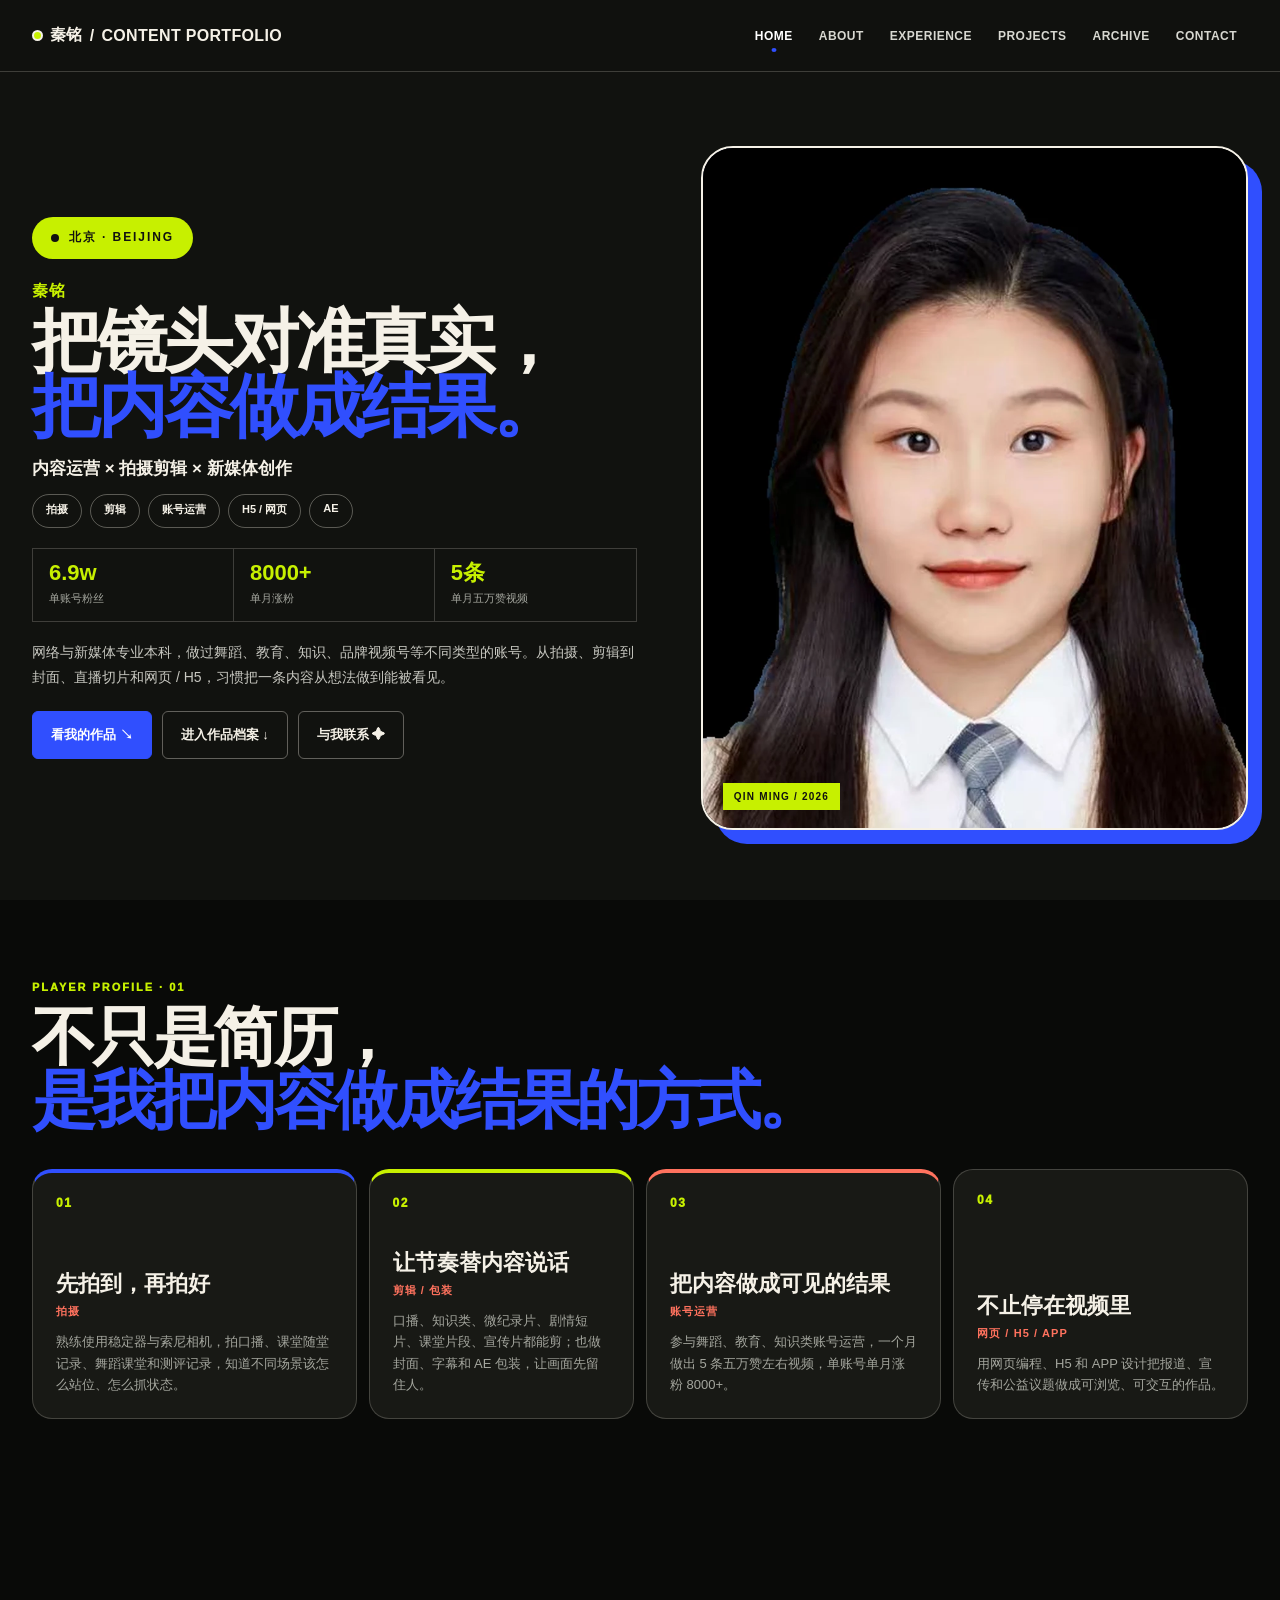
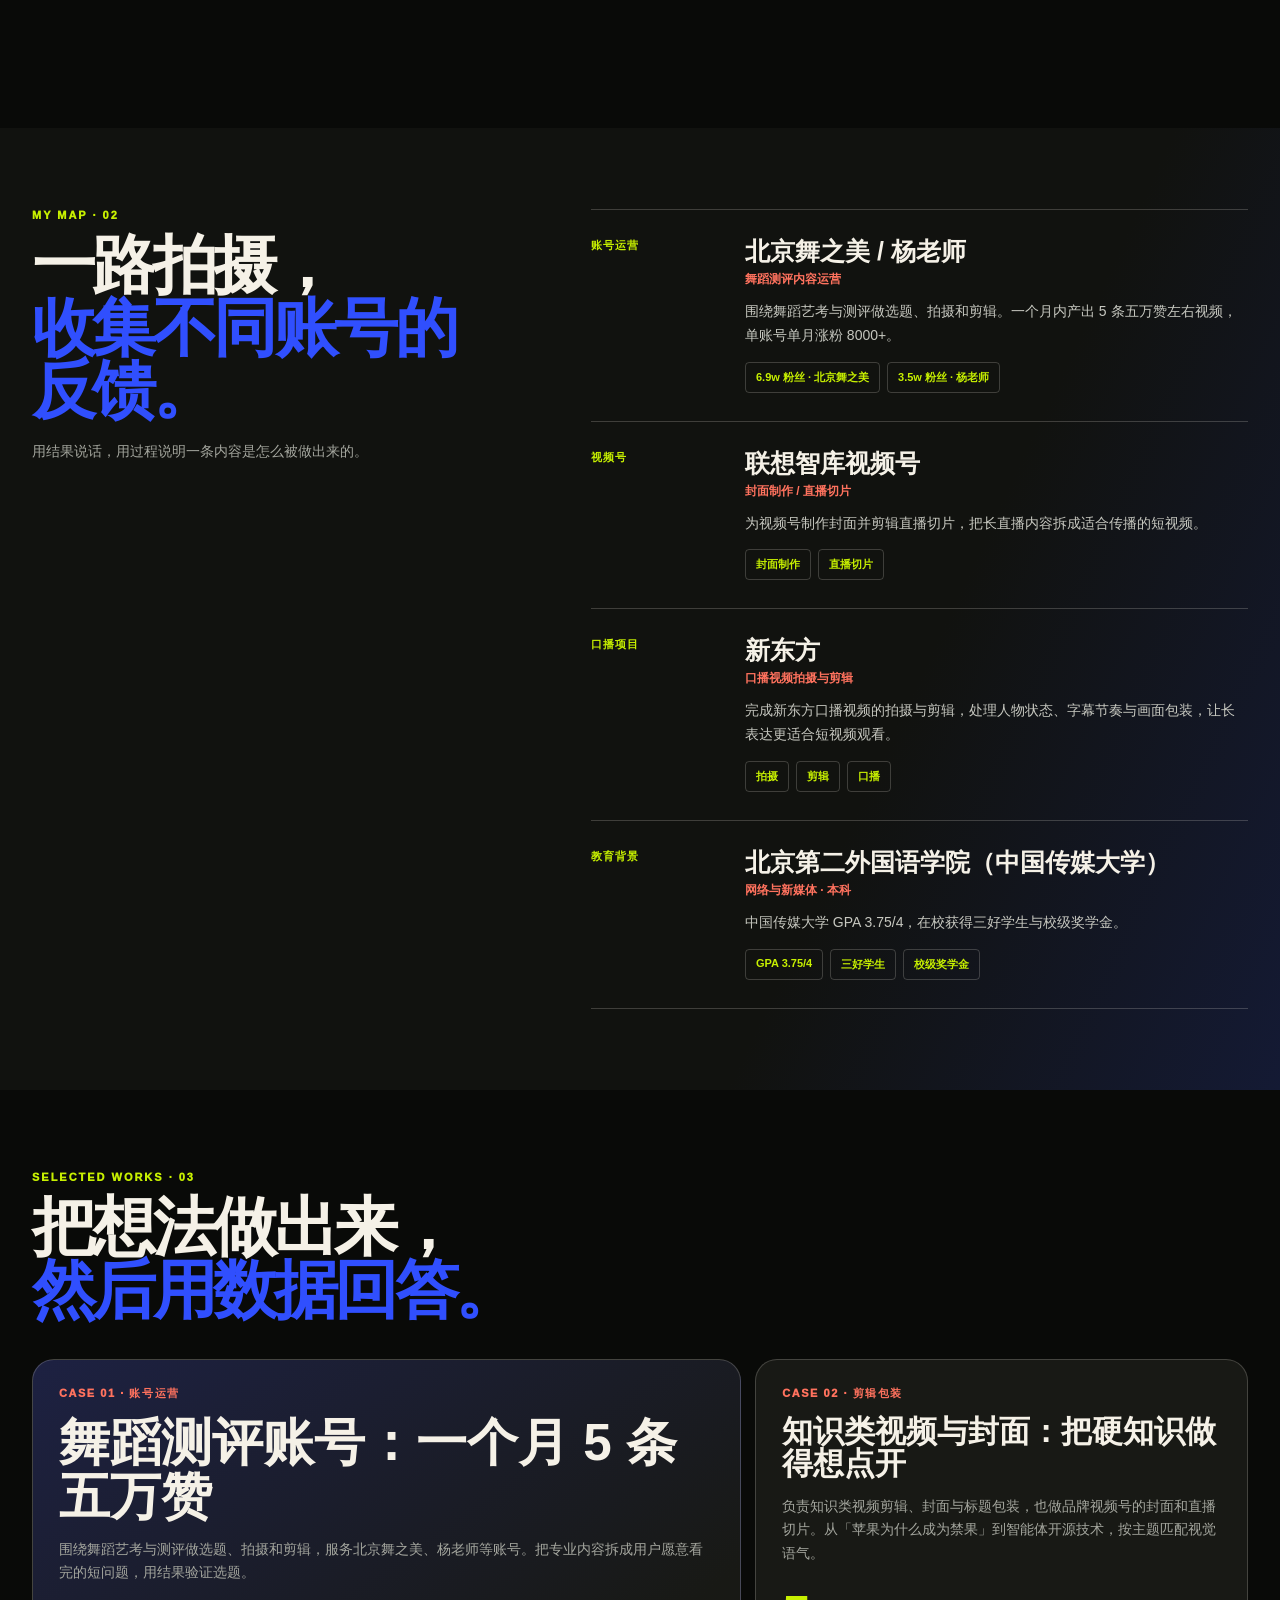
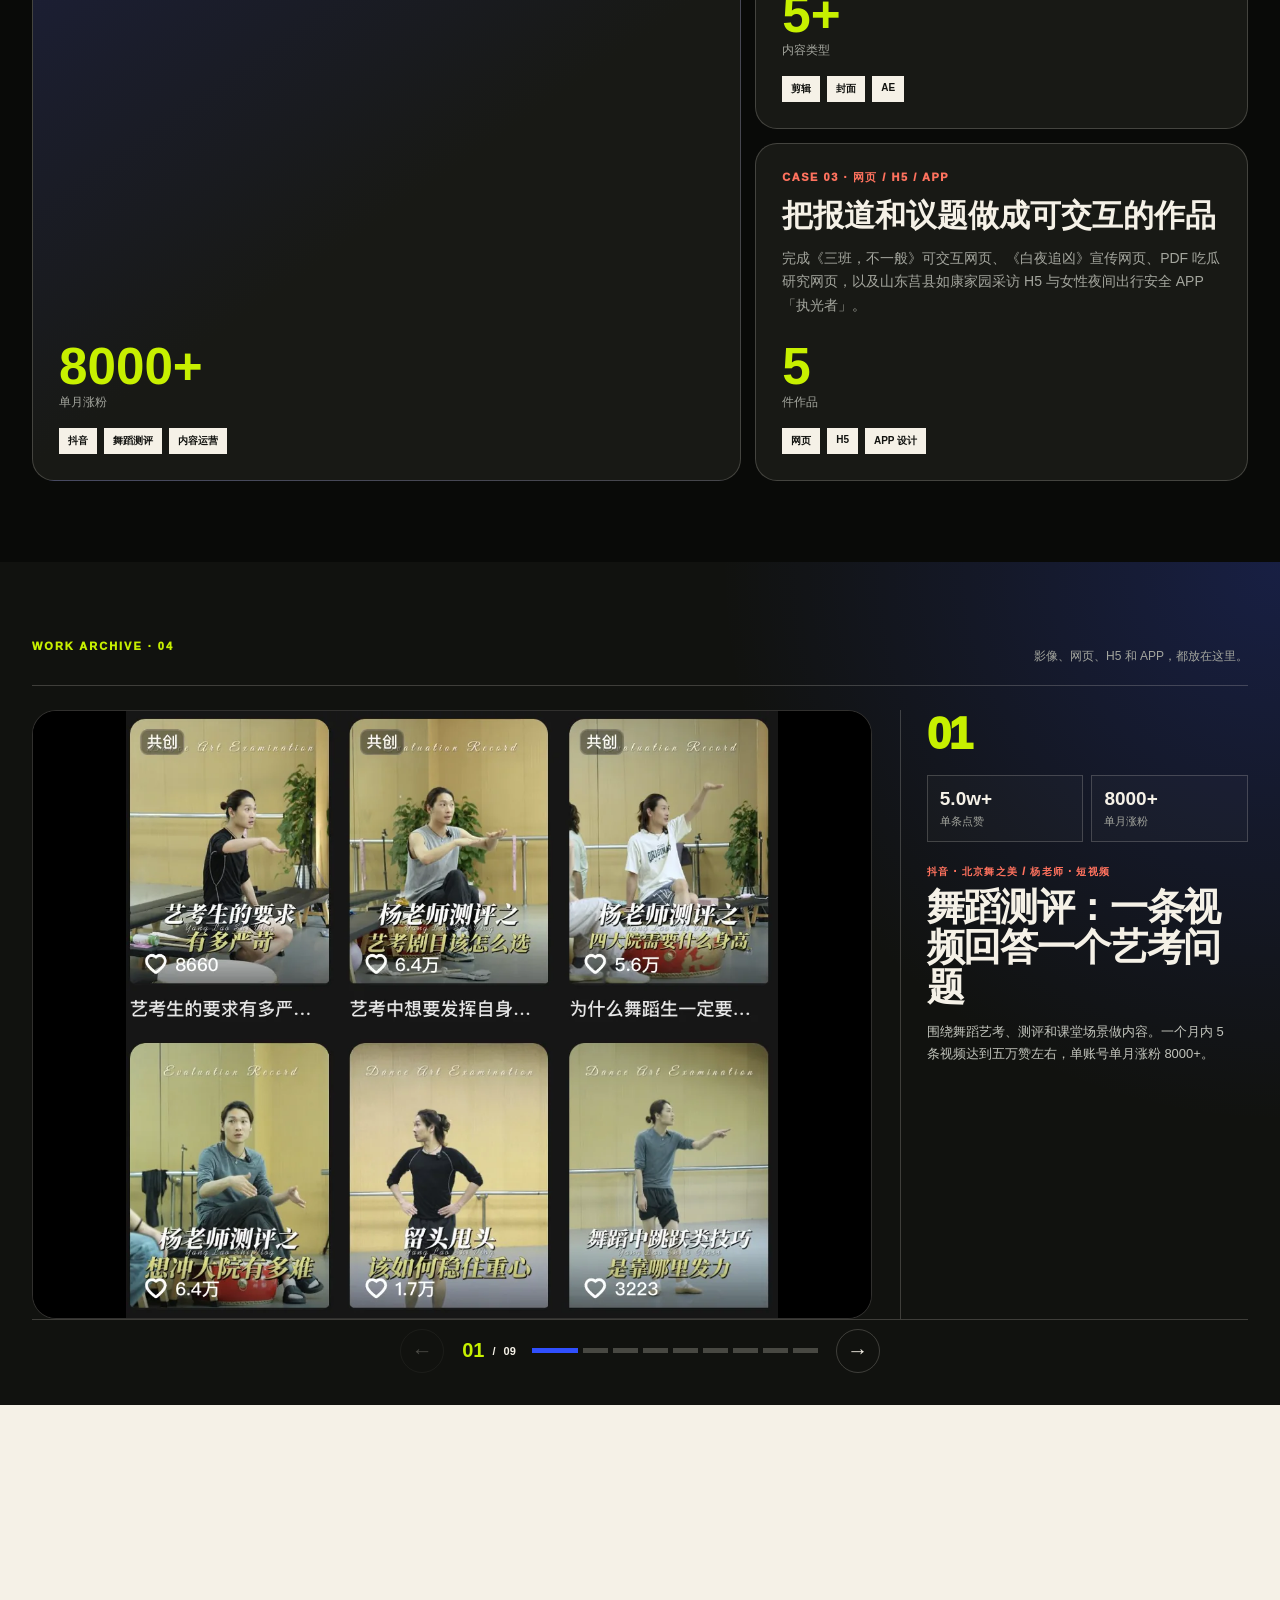
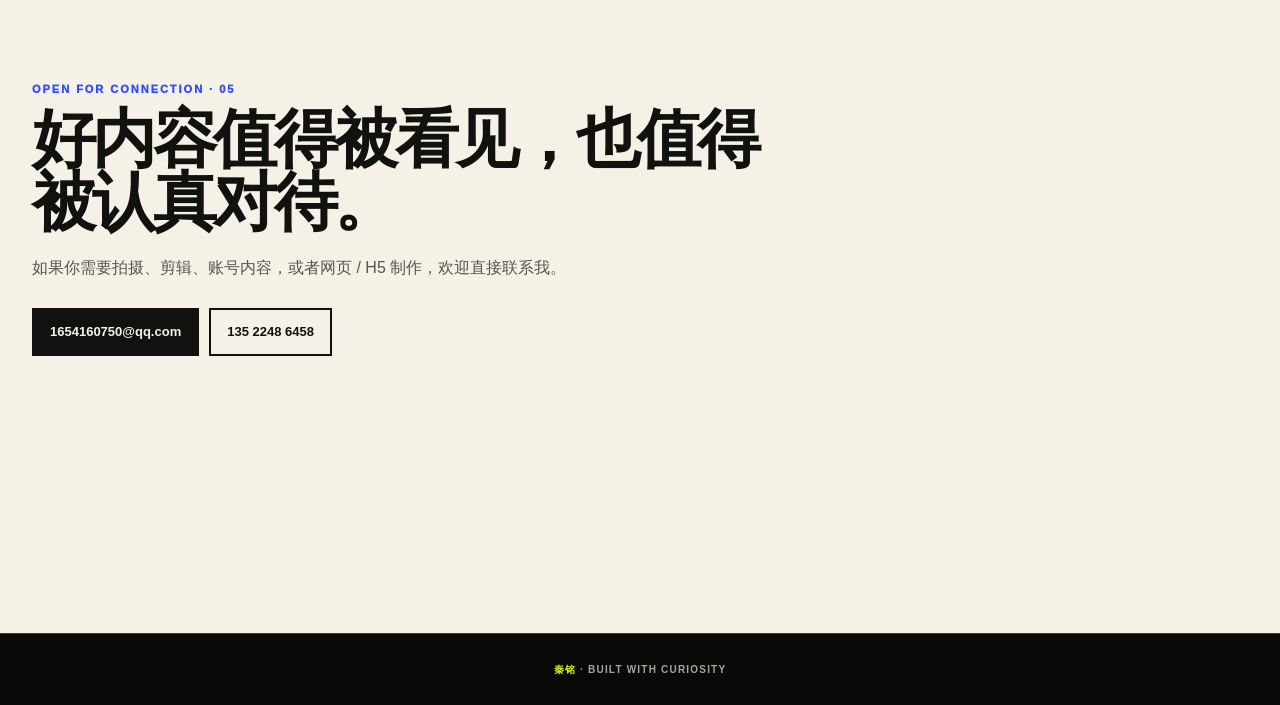
<file: index.html>
<!doctype html>
<html lang="zh-CN">
<head>
  <meta charset="utf-8">
  <meta name="viewport" content="width=device-width, initial-scale=1, viewport-fit=cover">
  <meta name="theme-color" content="#11120f">
  <meta name="description" content="秦铭的个人作品集：账号运营、拍摄剪辑、网页 / H5 / APP 设计。">
  <meta property="og:title" content="秦铭 · 内容作品集">
  <meta property="og:description" content="账号运营、拍摄剪辑、网页 / H5 / APP 设计。">
  <meta property="og:type" content="website">
  <meta property="og:image" content="media/portrait.webp">
  <title>秦铭 · 内容作品集</title>
  <link rel="stylesheet" href="styles.css">
</head>
<body>
  <div class="scroll-progress" id="scrollProgress" aria-hidden="true"></div>
  <header class="site-nav" id="siteNav">
    <div class="nav-inner">
      <a class="brand" href="#hero"><span class="brand-dot"></span><span id="brandName">你的名字</span> / <span id="brandLabel">ARCHIVE</span></a>
      <button class="menu-toggle" id="menuToggle" type="button" aria-expanded="false" aria-controls="navLinks" aria-label="打开导航">菜单</button>
      <nav class="nav-links" id="navLinks" aria-label="主导航">
        <a href="#hero">HOME</a><a href="#about">ABOUT</a><a href="#experience">EXPERIENCE</a><a href="#projects">PROJECTS</a><a href="#moving-image">ARCHIVE</a><a href="#contact">CONTACT</a>
      </nav>
    </div>
  </header>

  <main>
    <section class="hero scene" id="hero">
      <div class="hero-content page-shell">
        <div class="hero-copy">
          <p class="status-pill" id="personLocation">YOUR CITY · ONLINE</p>
          <p class="hero-name" id="personName">你的名字</p>
          <h1 id="heroTagline"><span>把复杂问题</span><span class="accent">做成好玩的作品。</span></h1>
          <p class="hero-role" id="personRole"></p>
          <div class="chip-row" id="personChips"></div>
          <div class="hero-stats" id="heroStats"></div>
          <p class="hero-intro" id="personIntro"></p>
          <div class="hero-actions" id="heroActions"></div>
        </div>
        <figure class="portrait-wrap">
          <img id="portrait" src="media/portrait.webp" alt="秦铭的个人照片" width="900" height="1100">
          <figcaption>QIN MING / 2026</figcaption>
        </figure>
      </div>
    </section>

    <section class="about scene" id="about">
      <div class="page-shell section-shell">
        <div class="section-heading">
          <p class="eyebrow">PLAYER PROFILE · 01</p>
          <h2>不只是简历，<br><span>是我把内容做成结果的方式。</span></h2>
        </div>
        <div class="about-grid" id="aboutGrid"></div>
      </div>
    </section>

    <section class="experience scene" id="experience">
      <div class="page-shell section-shell experience-layout">
        <div class="section-heading sticky-heading">
          <p class="eyebrow">MY MAP · 02</p>
          <h2>一路拍摄，<br><span>收集不同账号的反馈。</span></h2>
          <p>用结果说话，用过程说明一条内容是怎么被做出来的。</p>
        </div>
        <div class="timeline" id="experienceList"></div>
      </div>
    </section>

    <section class="projects scene" id="projects">
      <div class="page-shell section-shell">
        <div class="section-heading wide-heading">
          <p class="eyebrow">SELECTED WORKS · 03</p>
          <h2>把想法做出来，<br><span>然后用数据回答。</span></h2>
        </div>
        <div class="project-grid" id="projectGrid"></div>
      </div>
    </section>

    <section class="moving-image scene" id="moving-image" aria-label="作品档案">
      <div class="page-shell media-shell">
        <div class="media-title-row"><p class="eyebrow">WORK ARCHIVE · 04</p><p>影像、网页、H5 和 APP，都放在这里。</p></div>
        <div class="media-stage">
          <div class="media-frame" id="mediaFrame"></div>
          <aside class="media-info">
            <p class="media-date" id="mediaDate"></p>
            <div class="media-metrics" id="mediaMetrics"></div>
            <p class="media-label" id="mediaLabel"></p>
            <h2 id="mediaTitle"></h2>
            <p class="media-description" id="mediaDescription"></p>
            <a class="source-link" id="mediaSource" href="#" target="_blank" rel="noreferrer">查看原作 ↗</a>
          </aside>
        </div>
        <div class="carousel-controls" aria-label="影像作品切换">
          <button id="mediaPrev" type="button" aria-label="上一件作品">←</button>
          <div class="carousel-progress"><strong id="mediaCurrent">01</strong><span>/</span><span id="mediaTotal">03</span><div class="media-dots" id="mediaDots"></div></div>
          <button id="mediaNext" type="button" aria-label="下一件作品">→</button>
        </div>
      </div>
    </section>

    <section class="contact scene" id="contact">
      <div class="page-shell contact-layout">
        <div class="contact-copy">
          <p class="eyebrow">OPEN FOR CONNECTION · 05</p>
          <h2 id="contactHeading"></h2>
          <p id="contactDescription"></p>
          <div class="contact-actions">
            <a id="emailLink" href="mailto:hello@example.com"></a>
            <a id="socialLink" href="#" target="_blank" rel="noreferrer"></a>
          </div>
        </div>
        <figure class="qr-card"><img id="contactQr" alt="联系二维码" width="500" height="500"><figcaption>SCAN TO CONNECT ↗</figcaption></figure>
      </div>
    </section>
  </main>

  <footer><p><span id="footerName">你的名字</span> · BUILT WITH CURIOSITY</p></footer>
  <script src="content.js"></script>
  <script src="app.js"></script>
</body>
</html>
</file>
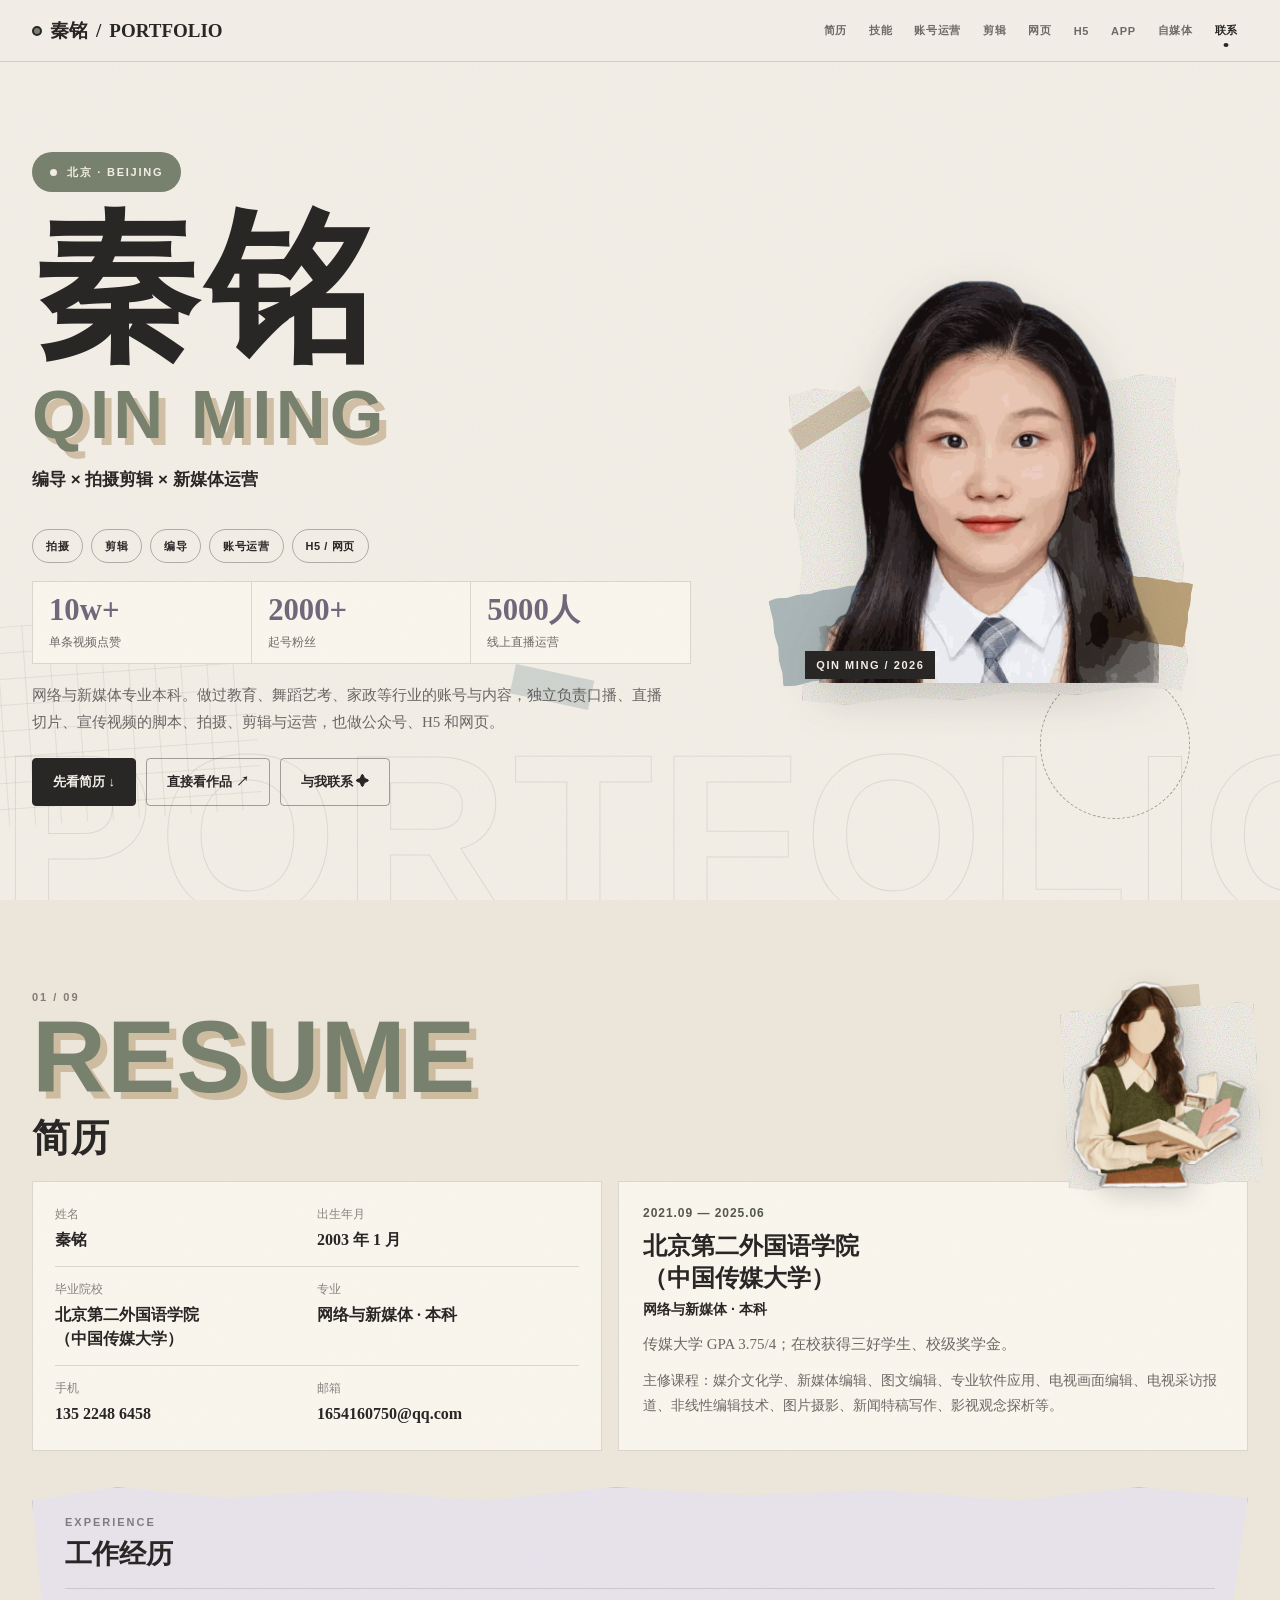
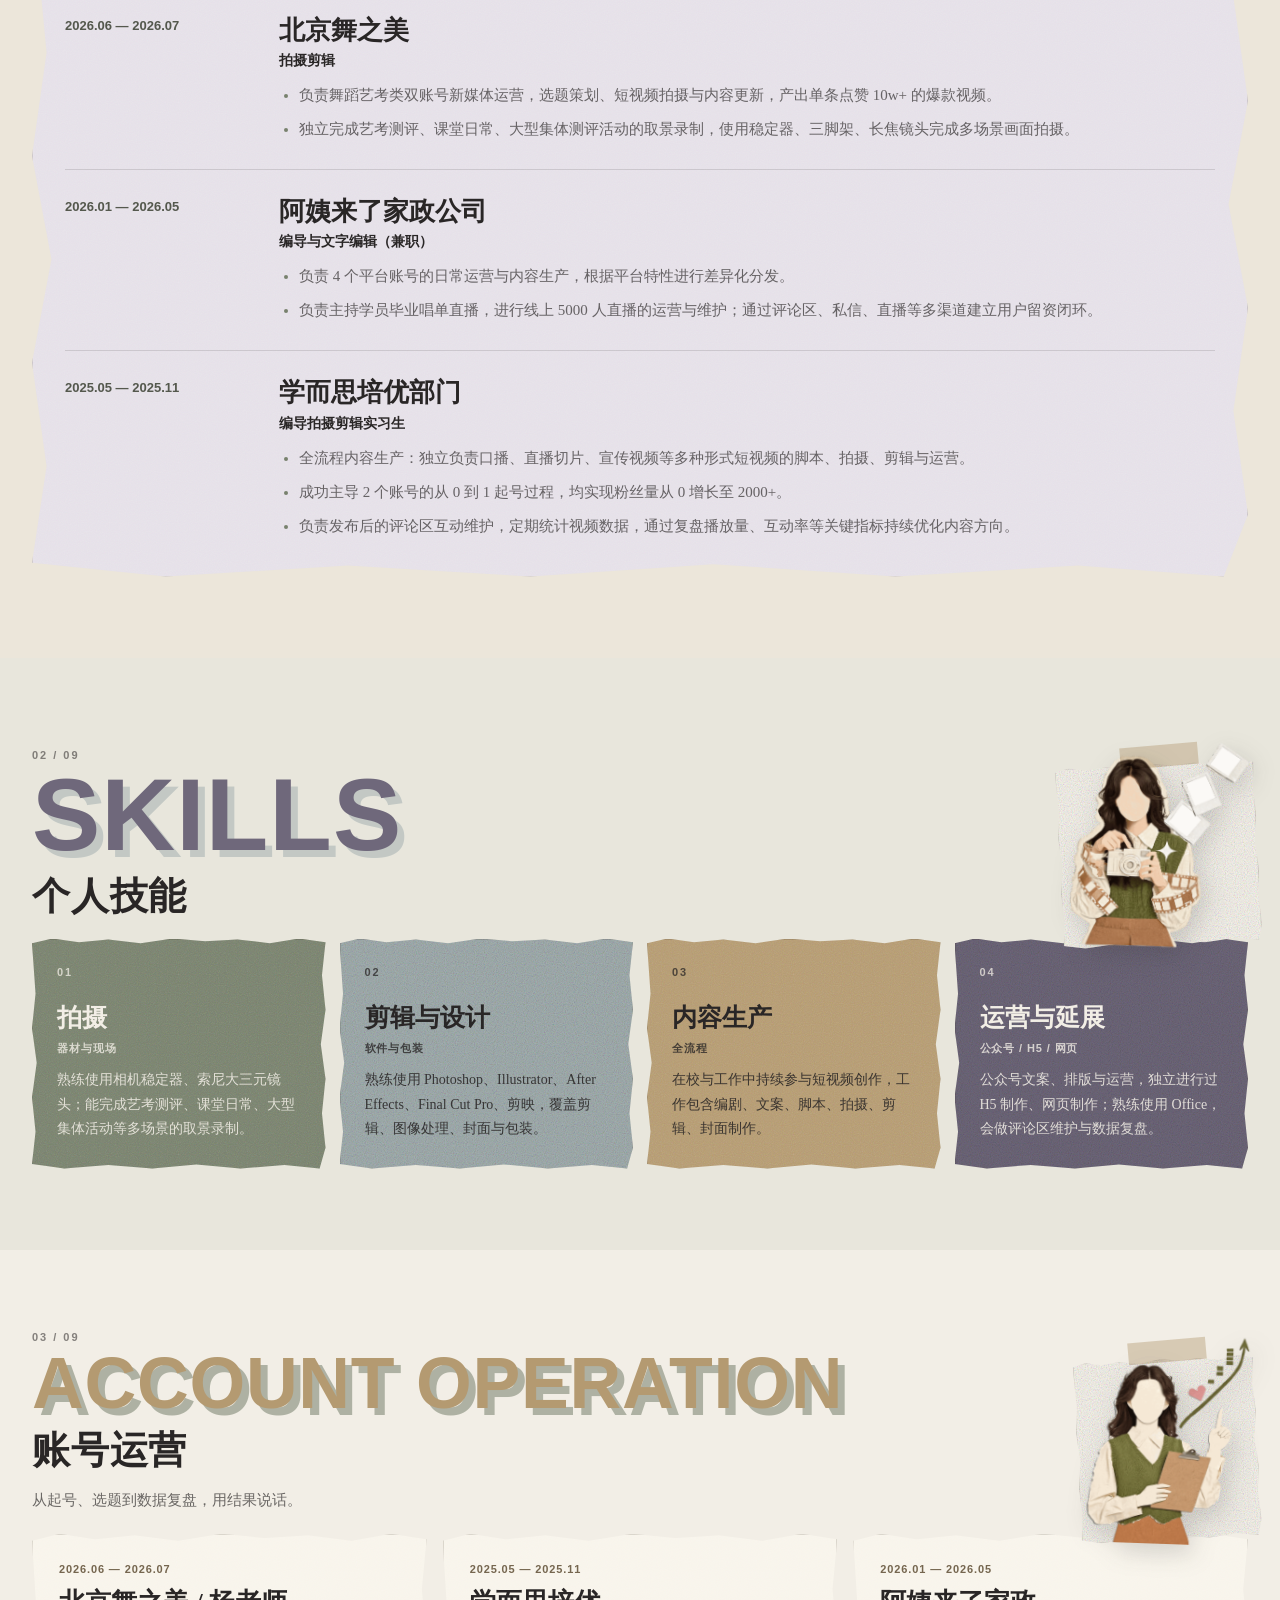
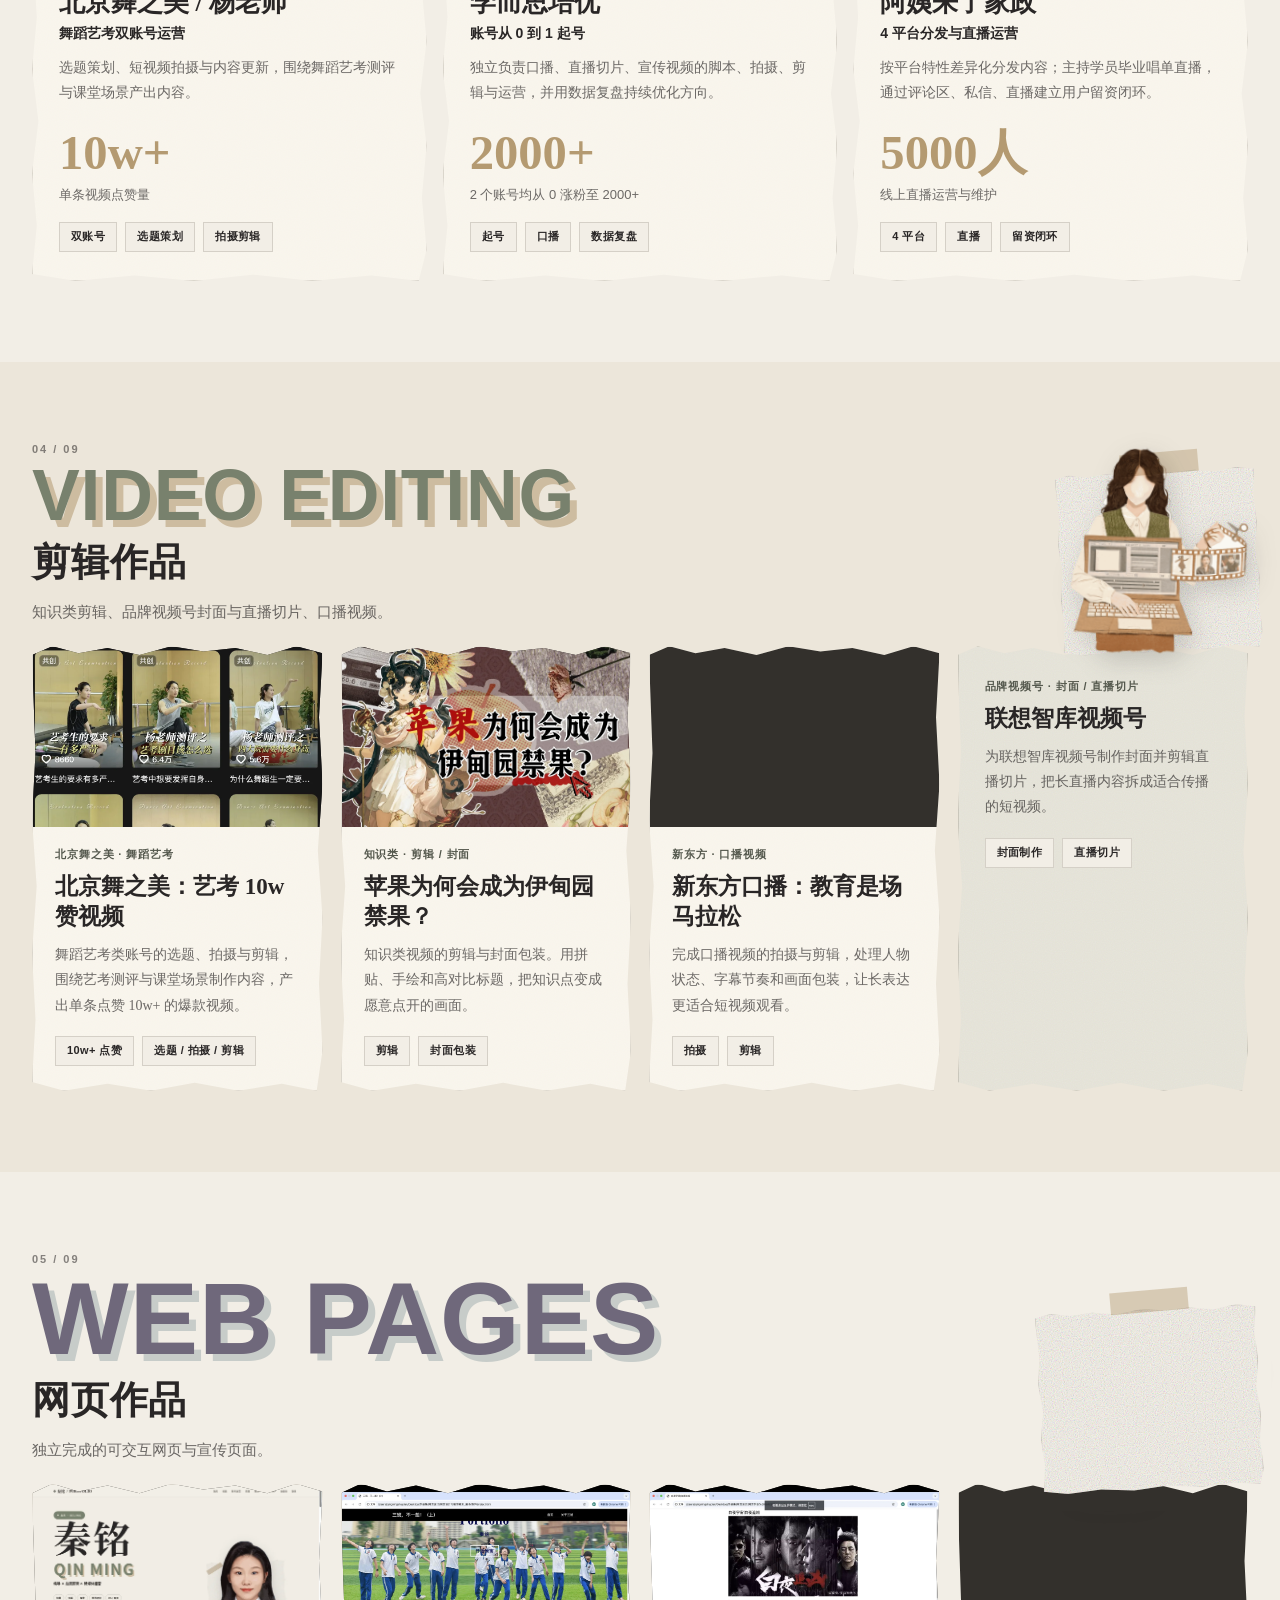
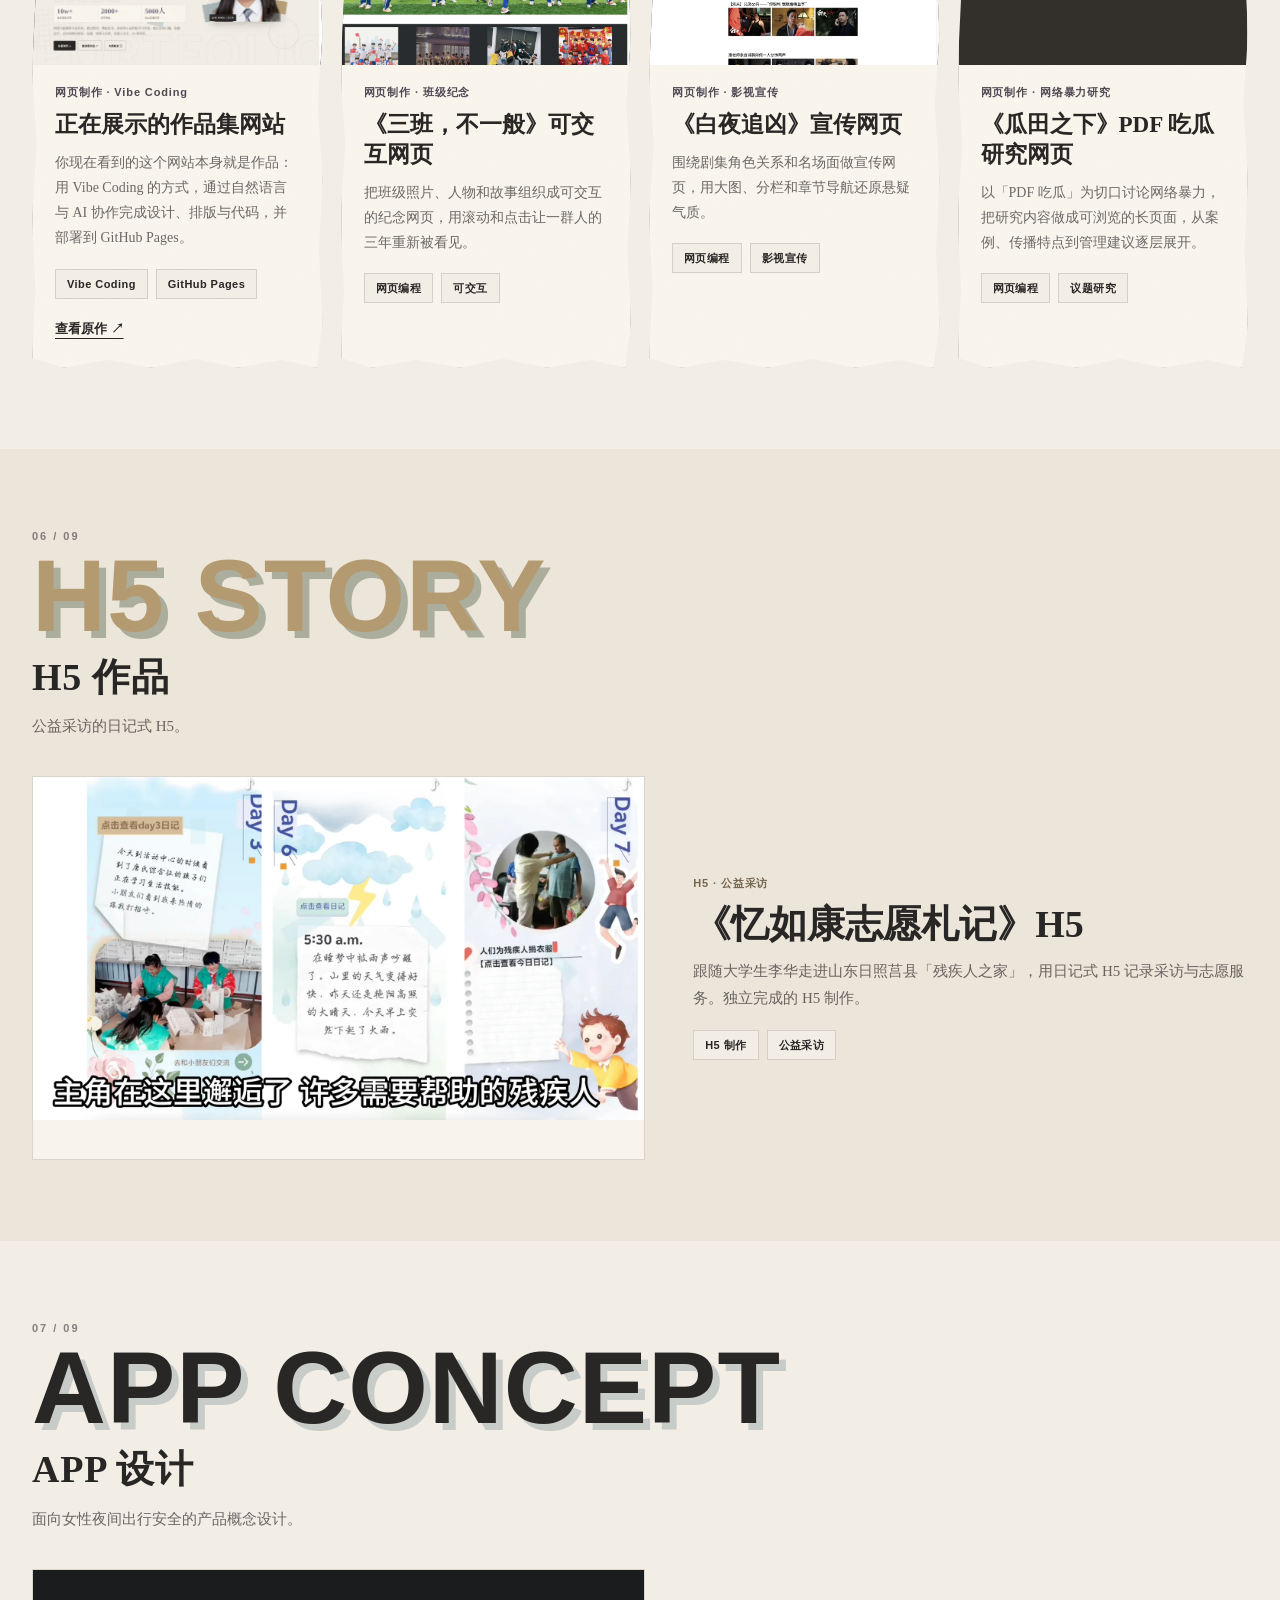
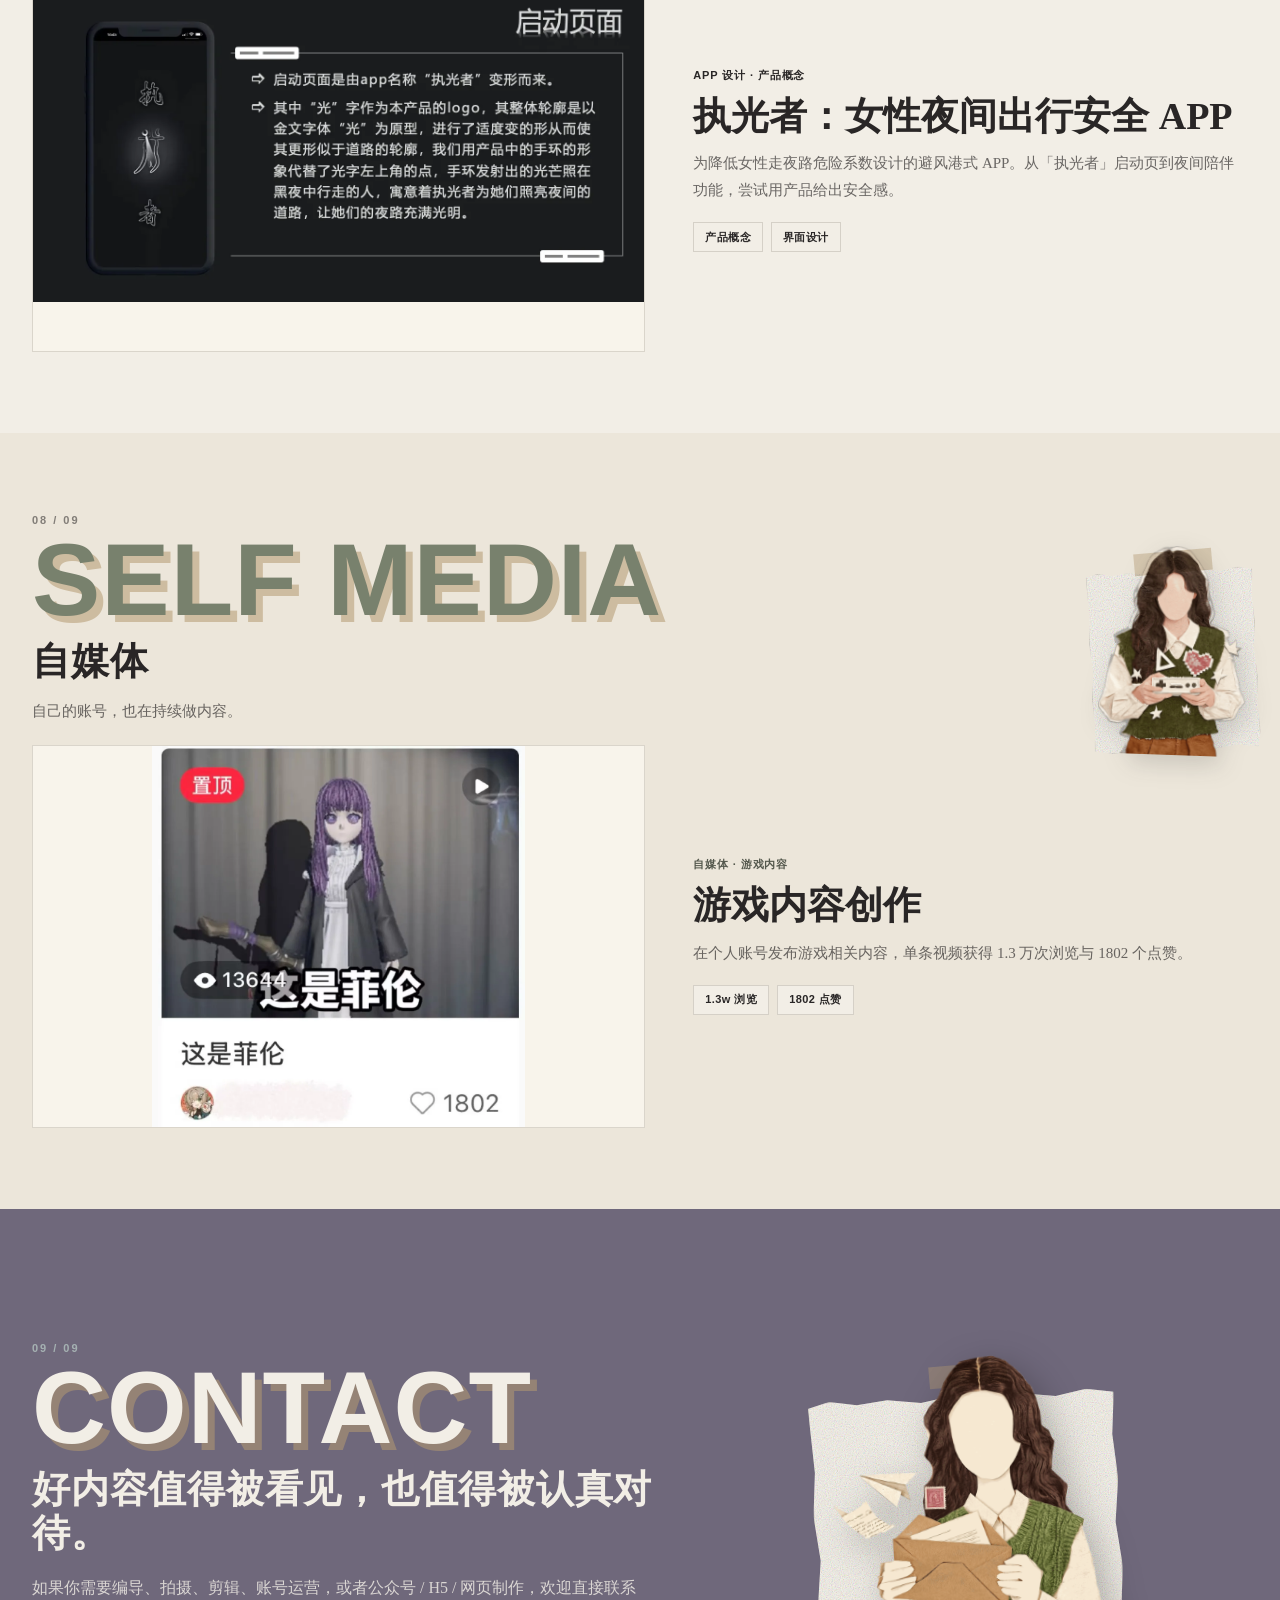
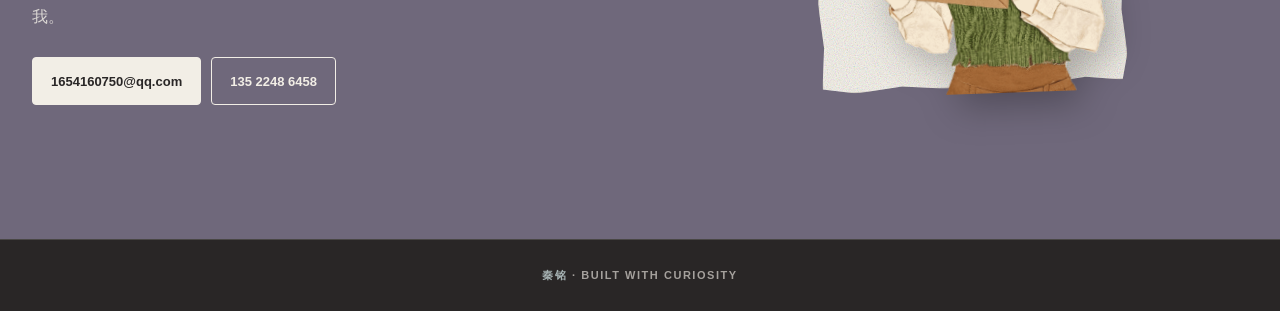
<file: docs/index.html>
<!doctype html>
<html lang="zh-CN">
<head>
  <meta charset="utf-8">
  <meta name="viewport" content="width=device-width, initial-scale=1, viewport-fit=cover">
  <meta name="theme-color" content="#EEE8DA">
  <meta name="description" content="秦铭的个人作品集：简历、专业技能、账号运营、剪辑作品、网页 / H5 / APP 设计与自媒体。">
  <meta property="og:title" content="秦铭 · 个人作品集">
  <meta property="og:description" content="编导、拍摄剪辑、新媒体运营，以及网页 / H5 / APP 作品。">
  <meta property="og:type" content="website">
  <meta property="og:image" content="media/portrait.webp">
  <title>秦铭 · 个人作品集</title>
  <link rel="icon" href="data:image/svg+xml,%3Csvg xmlns='http://www.w3.org/2000/svg' viewBox='0 0 32 32'%3E%3Crect width='32' height='32' rx='7' fill='%2311120f'/%3E%3Ccircle cx='16' cy='16' r='8' fill='%23c7f000'/%3E%3C/svg%3E">
  <link rel="stylesheet" href="styles.css">
</head>
<body>
  <div class="scroll-progress" id="scrollProgress" aria-hidden="true"></div>
  <header class="site-nav" id="siteNav">
    <div class="nav-inner">
      <a class="brand" href="#hero"><span class="brand-dot"></span><span id="brandName">秦铭</span> / <span id="brandLabel">PORTFOLIO</span></a>
      <button class="menu-toggle" id="menuToggle" type="button" aria-expanded="false" aria-controls="navLinks" aria-label="打开导航">菜单</button>
      <nav class="nav-links" id="navLinks" aria-label="主导航">
        <a href="#resume">简历</a><a href="#skills">技能</a><a href="#accounts">账号运营</a><a href="#editing">剪辑</a><a href="#web">网页</a><a href="#h5">H5</a><a href="#app">APP</a><a href="#selfmedia">自媒体</a><a href="#contact">联系</a>
      </nav>
    </div>
  </header>

  <main>
    <section class="hero scene" id="hero">
      <div class="hero-bg" aria-hidden="true">
        <span class="bg-grid"></span>
        <span class="bg-circle"></span>
        <span class="bg-word">PORTFOLIO</span>
        <span class="bg-tape tape-b"></span>
      </div>
      <div class="hero-content page-shell">
        <div class="hero-head">
          <p class="status-pill" id="personLocation">北京 · BEIJING</p>
          <h1 class="hero-title">
            <span class="hero-name-big" id="personName">秦铭</span>
            <span class="hero-name-en" data-shadow="QIN MING">QIN MING</span>
          </h1>
          <p class="hero-role" id="personRole"></p>
        </div>
        <div class="hero-copy">
          <div class="chip-row" id="personChips"></div>
          <div class="hero-stats" id="heroStats"></div>
          <p class="hero-intro" id="personIntro"></p>
          <div class="hero-actions" id="heroActions"></div>
        </div>
        <figure class="portrait-wrap portrait-collage">
          <span class="pc-paper" aria-hidden="true"></span>
          <span class="pc-scrap scrap-a" aria-hidden="true"></span>
          <span class="pc-scrap scrap-b" aria-hidden="true"></span>
          <span class="pc-tape" aria-hidden="true"></span>
          <img id="portrait" src="media/portrait-cut.png" alt="秦铭的个人照片" width="835" height="1000">
          <figcaption>QIN MING / 2026</figcaption>
        </figure>
      </div>
    </section>

    <section class="resume scene tone-1" id="resume">
      <div class="page-shell section-shell">
        <div class="section-heading has-illo">
          <div class="heading-text">
            <p class="eyebrow">01 / 09</p>
            <div class="crown" data-shadow="RESUME">RESUME</div>
            <h2>简历</h2>
          </div>
          <figure class="illo-stage"><img class="section-illo" src="media/illo-resume.png" alt="手持简历与纸片的拼贴风人物插画" width="746" height="900" loading="lazy" decoding="async"></figure>
        </div>
        <div class="resume-grid">
          <dl class="resume-basics" id="resumeBasics"></dl>
          <article class="edu-card" id="resumeEdu"></article>
        </div>
        <div class="jobs-panel">
          <div class="jobs-head">
            <p class="eyebrow">EXPERIENCE</p>
            <h3>工作经历</h3>
          </div>
          <div class="jobs" id="resumeJobs"></div>
        </div>
      </div>
    </section>

    <section class="skills scene tone-2" id="skills">
      <div class="page-shell section-shell">
        <div class="section-heading has-illo">
          <div class="heading-text">
            <p class="eyebrow">02 / 09</p>
            <div class="crown" data-shadow="SKILLS">SKILLS</div>
            <h2>个人技能</h2>
          </div>
          <figure class="illo-stage"><img class="section-illo" src="media/illo-shooting.png" alt="手持相机、胶片与照片环绕的拼贴风人物插画" width="800" height="900" loading="lazy" decoding="async"></figure>
        </div>
        <div class="about-grid" id="skillGrid"></div>
      </div>
    </section>

    <section class="accounts scene tone-3" id="accounts">
      <div class="page-shell section-shell">
        <div class="section-heading has-illo">
          <div class="heading-text">
            <p class="eyebrow">03 / 09</p>
            <div class="crown long" data-shadow="ACCOUNT OPERATION">ACCOUNT OPERATION</div>
            <h2>账号运营</h2>
            <p>从起号、选题到数据复盘，用结果说话。</p>
          </div>
          <figure class="illo-stage"><img class="section-illo" src="media/illo-accounts.png" alt="手持数据板、增长曲线环绕的拼贴风人物插画" width="597" height="900" loading="lazy" decoding="async"></figure>
        </div>
        <div class="account-grid" id="accountGrid"></div>
      </div>
    </section>

    <div id="workSections"></div>

    <section class="contact scene" id="contact">
      <div class="page-shell contact-layout">
        <div class="contact-copy">
          <p class="eyebrow">09 / 09</p>
          <div class="crown" data-shadow="CONTACT">CONTACT</div>
          <h2 id="contactHeading"></h2>
          <p id="contactDescription"></p>
          <div class="contact-actions">
            <a id="emailLink" href="mailto:1654160750@qq.com"></a>
            <a id="socialLink" href="tel:13522486458"></a>
          </div>
        </div>
        <figure class="illo-stage"><img class="contact-illo" src="media/illo-contact.png" alt="递出信封与纸飞机的拼贴风人物插画" width="700" height="900" loading="lazy" decoding="async"></figure>
      </div>
    </section>
  </main>

  <footer><p><span id="footerName">秦铭</span> · BUILT WITH CURIOSITY</p></footer>
  <script src="content.js"></script>
  <script src="app.js"></script>
</body>
</html>
</file>
<file: styles.css>
:root {
  --ink:#11120f; --surface:#181915; --surface-strong:#090a08; --paper:#f5f1e7;
  --muted:#a4a69e; --blue:#304ffe; --lime:#c7f000; --coral:#ff725e;
  --line:rgba(245,241,231,.2); --page:1220px; --nav:72px;
  --ease:cubic-bezier(.22,.72,.18,1);
}
* { box-sizing:border-box; margin:0; padding:0; }
html { scroll-behavior:smooth; background:var(--ink); }
body {
  min-width:320px; overflow-x:hidden; color:var(--paper); background:var(--ink);
  font-family:-apple-system,BlinkMacSystemFont,"SF Pro Display","PingFang SC","Microsoft YaHei",sans-serif;
  -webkit-font-smoothing:antialiased;
}
body::before {
  content:""; position:fixed; inset:0; z-index:-2; pointer-events:none;
  background-image:radial-gradient(rgba(245,241,231,.1) .65px,transparent .75px);
  background-size:8px 8px; opacity:.28;
}
a { color:inherit; }
button,a { -webkit-tap-highlight-color:transparent; }
button:focus-visible,a:focus-visible { outline:3px solid var(--lime); outline-offset:4px; }
.page-shell { width:min(calc(100% - 64px),var(--page)); margin-inline:auto; }
.scene { position:relative; min-height:calc(100svh - var(--nav)); scroll-margin-top:var(--nav); }
.scroll-progress { position:fixed; inset:0 auto auto 0; z-index:1200; width:0; height:4px; background:linear-gradient(90deg,var(--blue),var(--coral)); }

.site-nav {
  position:fixed; inset:0 0 auto; z-index:1000; height:var(--nav); color:var(--paper);
  border-bottom:1px solid var(--line); background:rgba(17,18,15,.9); backdrop-filter:blur(16px);
}
.nav-inner { width:min(calc(100% - 64px),var(--page)); height:100%; margin:auto; display:flex; align-items:center; justify-content:space-between; gap:28px; }
.brand { display:inline-flex; align-items:center; gap:7px; text-decoration:none; font-weight:900; letter-spacing:.02em; white-space:nowrap; }
.brand-dot { width:11px; height:11px; border-radius:50%; background:var(--lime); border:2px solid var(--paper); }
.nav-links { display:flex; align-items:center; gap:4px; }
.nav-links a { position:relative; padding:10px 11px; text-decoration:none; font-size:12px; font-weight:800; letter-spacing:.04em; color:#d8d8d1; }
.nav-links a::after { content:""; position:absolute; left:50%; bottom:1px; width:0; height:4px; transform:translateX(-50%); border-radius:50%; background:var(--blue); transition:width .2s; }
.nav-links a:hover,.nav-links a.active { color:#fff; }
.nav-links a.active::after { width:5px; }
.menu-toggle { display:none; min-width:48px; min-height:44px; color:var(--paper); background:transparent; border:1px solid var(--line); border-radius:999px; font-weight:800; }

.hero { min-height:100svh; padding-top:var(--nav); display:grid; align-items:center; overflow:hidden; }
.hero::after { content:""; position:absolute; z-index:-1; width:34vw; aspect-ratio:1; right:-8vw; top:9vh; border-radius:50%; background:var(--lime); opacity:.75; filter:blur(1px); }
.hero-content { display:grid; grid-template-columns:minmax(0,1.05fr) minmax(360px,.95fr); align-items:center; gap:clamp(34px,5vw,82px); padding-block:34px 30px; }
.hero-copy { min-width:0; }
.status-pill { display:inline-flex; align-items:center; min-height:42px; padding:0 19px; margin-bottom:22px; color:var(--ink); background:var(--lime); border-radius:999px; font-size:12px; font-weight:900; letter-spacing:.16em; }
.status-pill::before { content:""; width:8px; height:8px; margin-right:10px; border-radius:50%; background:var(--ink); }
.hero-name { margin-bottom:7px; color:var(--lime); font-size:16px; font-weight:900; letter-spacing:.05em; }
h1 { max-width:780px; font-size:clamp(40px,5.4vw,80px); line-height:.94; letter-spacing:-.045em; font-weight:950; }
h1 span { display:block; }
h1 .accent { color:var(--blue); }
.hero-role { margin-top:19px; font-size:17px; font-weight:800; }
.chip-row { display:flex; flex-wrap:wrap; gap:8px; margin-top:14px; }
.chip { min-height:34px; padding:7px 13px; border:1px solid rgba(245,241,231,.32); border-radius:999px; font-size:11px; font-weight:850; }
.hero-stats { display:grid; grid-template-columns:repeat(3,1fr); margin-top:20px; border:1px solid var(--line); }
.hero-stat { min-height:72px; padding:12px 16px; border-right:1px solid var(--line); }
.hero-stat:last-child { border-right:0; }
.hero-stat strong { display:block; color:var(--lime); font-size:22px; line-height:1.1; }
.hero-stat span { display:block; margin-top:5px; color:var(--muted); font-size:11px; }
.hero-intro { max-width:720px; margin-top:18px; color:#c8c8c1; font-size:14px; line-height:1.75; }
.hero-actions { display:flex; flex-wrap:wrap; gap:10px; margin-top:22px; }
.button-link { min-height:48px; display:inline-flex; align-items:center; justify-content:center; padding:0 18px; border:1px solid rgba(245,241,231,.35); border-radius:6px; text-decoration:none; font-size:13px; font-weight:900; transition:transform .2s,background .2s,border-color .2s; }
.button-link:hover { transform:translateY(-2px); border-color:var(--lime); }
.button-link.primary { color:white; background:var(--blue); border-color:var(--blue); }
.portrait-wrap { position:relative; min-height:0; aspect-ratio:4/5; overflow:hidden; border:2px solid var(--paper); border-radius:32px; background:var(--surface); box-shadow:14px 14px 0 var(--blue); isolation:isolate; }
.portrait-wrap::before { content:""; position:absolute; z-index:0; inset:0; background:linear-gradient(140deg,rgba(48,79,254,.2),transparent 45%); }
.portrait-wrap img { position:relative; z-index:1; display:block; width:100%; height:100%; object-fit:cover; }
.portrait-wrap figcaption { position:absolute; z-index:2; left:20px; bottom:18px; padding:8px 11px; color:var(--ink); background:var(--lime); font-size:10px; font-weight:900; letter-spacing:.12em; }

.section-shell { padding-block:clamp(76px,9vh,110px); }
.section-heading { margin-bottom:38px; }
.eyebrow { margin-bottom:13px; color:var(--lime); font-size:11px; font-weight:950; letter-spacing:.18em; }
.section-heading h2,.contact h2 { font-size:clamp(40px,5vw,68px); line-height:.98; letter-spacing:-.055em; font-weight:950; }
.section-heading h2 span { color:var(--blue); }
.section-heading>p:last-child { max-width:500px; margin-top:18px; color:var(--muted); font-size:14px; line-height:1.7; }

.about { background:var(--surface-strong); }
.about-grid { display:grid; grid-template-columns:1.1fr .9fr 1fr 1fr; gap:12px; }
.about-card { min-height:250px; display:flex; flex-direction:column; padding:23px; border:1px solid var(--line); border-radius:20px; background:var(--surface); transition:transform .22s,border-color .22s; }
.about-card:nth-child(1) { border-top:4px solid var(--blue); }
.about-card:nth-child(2) { border-top:4px solid var(--lime); }
.about-card:nth-child(3) { border-top:4px solid var(--coral); }
.about-card:hover { transform:translateY(-5px); border-color:rgba(245,241,231,.5); }
.about-index { color:var(--lime); font-size:12px; font-weight:950; letter-spacing:.14em; }
.about-card h3 { margin-top:auto; font-size:22px; line-height:1.08; }
.about-subtitle { margin-top:8px; color:var(--coral); font-size:11px; font-weight:900; letter-spacing:.1em; }
.about-card p:last-child { margin-top:12px; color:var(--muted); font-size:13px; line-height:1.65; }

.experience { background:linear-gradient(115deg,var(--ink) 0 68%,#141a34 100%); }
.experience-layout { display:grid; grid-template-columns:.82fr 1.18fr; gap:clamp(50px,8vw,120px); align-items:start; }
.sticky-heading { position:sticky; top:calc(var(--nav) + 50px); }
.timeline { border-top:1px solid var(--line); }
.timeline-item { display:grid; grid-template-columns:130px 1fr; gap:24px; padding:28px 0; border-bottom:1px solid var(--line); }
.timeline-period { color:var(--lime); font-size:11px; font-weight:950; letter-spacing:.1em; }
.timeline-item h3 { font-size:25px; line-height:1.08; }
.timeline-role { margin-top:6px; color:var(--coral); font-size:12px; font-weight:850; }
.timeline-result { margin-top:12px; color:#c7c8c0; font-size:14px; line-height:1.7; }
.metric-row { display:flex; flex-wrap:wrap; gap:7px; margin-top:14px; }
.metric-chip { padding:7px 10px; border:1px solid var(--line); border-radius:4px; color:var(--lime); font-size:11px; font-weight:850; }

.projects { background:var(--surface-strong); }
.wide-heading { display:block; }
.project-grid { display:grid; grid-template-columns:1.18fr .82fr; grid-template-areas:"lead side1" "lead side2"; gap:14px; }
.project-card { min-height:245px; display:flex; flex-direction:column; padding:26px; border:1px solid var(--line); border-radius:22px; background:var(--surface); text-decoration:none; transition:transform .22s,border-color .22s,box-shadow .22s; }
.project-card:first-child { grid-area:lead; min-height:504px; background:linear-gradient(145deg,#1d2142,var(--surface) 58%); }
.project-card:nth-child(2) { grid-area:side1; }
.project-card:nth-child(3) { grid-area:side2; }
.project-card:hover { transform:translateY(-4px); border-color:var(--lime); box-shadow:7px 7px 0 var(--blue); }
.project-kind { color:var(--coral); font-size:11px; font-weight:950; letter-spacing:.14em; }
.project-card h3 { margin-top:15px; font-size:clamp(23px,2.4vw,36px); line-height:1.05; }
.project-card:first-child h3 { font-size:clamp(34px,4vw,58px); }
.project-description { max-width:650px; margin-top:14px; color:var(--muted); font-size:14px; line-height:1.68; }
.project-result { margin-top:auto; padding-top:24px; }
.project-result strong { display:block; color:var(--lime); font-size:clamp(34px,4vw,64px); line-height:1; }
.project-result span { color:var(--muted); font-size:12px; }
.tag-row { display:flex; flex-wrap:wrap; gap:7px; margin-top:17px; }
.tag { padding:6px 9px; color:var(--ink); background:var(--paper); font-size:10px; font-weight:900; }

.moving-image { background:radial-gradient(circle at 100% 0,rgba(48,79,254,.22),transparent 35rem),var(--ink); }
.media-shell { padding-block:32px 24px; }
.media-title-row { min-height:92px; display:flex; align-items:end; justify-content:space-between; gap:30px; padding-bottom:20px; border-bottom:1px solid var(--line); }
.media-title-row>p:last-child { color:var(--muted); font-size:12px; }
.media-stage { display:grid; grid-template-columns:minmax(0,2.05fr) minmax(320px,.85fr); gap:28px; min-height:calc(100svh - var(--nav) - 195px); padding-top:24px; }
.media-frame { position:relative; min-height:420px; overflow:hidden; display:grid; place-items:center; border:1px solid var(--line); border-radius:24px; background:#000; isolation:isolate; }
.media-frame img,.media-frame video { position:absolute; inset:0; z-index:2; display:block; width:100%; height:100%; object-fit:contain; background:#000; }
.media-placeholder-note { position:absolute; z-index:3; bottom:18px; left:18px; padding:8px 11px; color:var(--paper); background:rgba(9,10,8,.86); font-size:11px; font-weight:850; }
.media-info { min-width:0; padding-left:26px; border-left:1px solid var(--line); }
.media-date { color:var(--lime); font-size:clamp(32px,3.4vw,48px); font-weight:950; letter-spacing:-.05em; }
.media-metrics { display:grid; grid-template-columns:repeat(2,minmax(0,1fr)); gap:8px; margin-top:16px; }
.media-metric { min-height:62px; padding:12px; border:1px solid var(--line); background:rgba(255,255,255,.02); }
.media-metric strong { display:block; font-size:19px; }
.media-metric span { display:block; margin-top:4px; color:var(--muted); font-size:11px; }
.media-label { margin-top:23px; color:var(--coral); font-size:10px; font-weight:950; letter-spacing:.13em; }
.media-info h2 { margin-top:8px; font-size:clamp(28px,3vw,43px); line-height:1.03; letter-spacing:-.035em; }
.media-description { max-height:10em; overflow:auto; margin-top:15px; padding-right:8px; color:#c2c4bc; font-size:13px; line-height:1.7; }
.source-link { display:inline-flex; min-height:44px; align-items:center; margin-top:17px; font-size:12px; font-weight:900; text-underline-offset:5px; }
.source-link[hidden] { display:none; }
.carousel-controls { height:62px; display:grid; grid-template-columns:1fr auto 1fr; align-items:center; border-top:1px solid var(--line); }
.carousel-controls button { width:44px; height:44px; display:grid; place-items:center; color:var(--paper); background:transparent; border:1px solid var(--line); border-radius:50%; font-size:21px; cursor:pointer; }
.carousel-controls button:hover:not(:disabled) { color:var(--ink); background:var(--lime); border-color:var(--lime); }
.carousel-controls button:disabled { opacity:.25; cursor:not-allowed; }
#mediaPrev { justify-self:end; } #mediaNext { justify-self:start; }
.carousel-progress { display:flex; align-items:center; gap:8px; padding-inline:18px; font-size:11px; font-weight:900; }
.carousel-progress strong { color:var(--lime); font-size:20px; }
.media-dots { display:flex; gap:5px; margin-left:8px; }
.carousel-controls .media-dot { width:25px; height:5px; padding:0; border:0!important; border-radius:0!important; background:rgba(245,241,231,.24)!important; }
.carousel-controls .media-dot.active { width:46px; background:var(--blue)!important; }

.contact { display:grid; align-items:center; background:var(--paper); color:var(--ink); }
.contact-layout { display:grid; grid-template-columns:1.35fr .65fr; gap:80px; align-items:center; padding-block:80px; }
.contact-layout.no-qr { grid-template-columns:1fr; }
.contact-layout.no-qr .contact-copy { max-width:880px; }
.contact .eyebrow { color:var(--blue); }
.contact h2 { max-width:750px; }
.contact-copy>p:not(.eyebrow) { max-width:620px; margin-top:20px; color:#55584f; font-size:16px; line-height:1.75; }
.contact-actions { display:flex; flex-wrap:wrap; gap:10px; margin-top:26px; }
.contact-actions a { min-height:48px; display:inline-flex; align-items:center; padding:0 16px; color:var(--paper); background:var(--ink); border:2px solid var(--ink); text-decoration:none; font-size:13px; font-weight:900; }
.contact-actions a:last-child { color:var(--ink); background:transparent; }
.qr-card { justify-self:end; width:min(100%,300px); padding:18px; border:2px solid var(--ink); background:#fff; box-shadow:10px 10px 0 var(--blue); }
.qr-card img { display:block; width:100%; aspect-ratio:1; object-fit:cover; }
.qr-card figcaption { margin-top:11px; font-size:10px; font-weight:950; letter-spacing:.12em; text-align:center; }
footer { min-height:72px; display:grid; place-items:center; padding:18px; border-top:1px solid var(--line); color:var(--muted); background:var(--surface-strong); font-size:10px; font-weight:850; letter-spacing:.12em; }
footer span { color:var(--lime); }

@media (max-width:1024px) {
  .nav-links a { padding-inline:7px; font-size:10px; }
  .hero-content { grid-template-columns:1.15fr .85fr; }
  .about-grid { grid-template-columns:repeat(2,1fr); }
  .media-stage { grid-template-columns:minmax(0,1.6fr) minmax(300px,1fr); }
}

@media (max-width:760px) {
  :root { --nav:62px; }
  .carousel-controls { padding-inline:12px; }
  .page-shell,.nav-inner { width:min(calc(100% - 36px),var(--page)); }
  .menu-toggle { display:inline-grid; place-items:center; }
  .nav-links { position:absolute; inset:calc(var(--nav) - 1px) 0 auto; display:none; padding:12px 18px 18px; flex-direction:column; align-items:stretch; background:rgba(9,10,8,.98); border-bottom:1px solid var(--line); }
  .nav-links.open { display:flex; }
  .nav-links a { min-height:46px; display:flex; align-items:center; padding-inline:12px; font-size:13px; }
  .brand { max-width:220px; overflow:hidden; text-overflow:ellipsis; font-size:13px; }
  .scene { min-height:0; }
  .hero { min-height:100svh; align-items:start; }
  .hero::after { width:68vw; right:-24vw; top:55vh; }
  .hero-content { grid-template-columns:1fr; gap:30px; padding-block:38px 76px; }
  .hero-copy { order:1; }
  .portrait-wrap { order:2; width:100%; aspect-ratio:4/3; border-radius:22px; box-shadow:8px 8px 0 var(--blue); }
  h1 { font-size:clamp(34px,10.5vw,48px); line-height:.98; }
  .status-pill { min-height:38px; margin-bottom:18px; padding-inline:15px; font-size:10px; }
  .hero-role { font-size:14px; }
  .hero-stats { margin-top:17px; }
  .hero-stat { min-height:68px; padding:10px 8px; }
  .hero-stat strong { font-size:18px; }
  .hero-stat span { font-size:9px; }
  .hero-intro { font-size:13px; }
  .hero-actions { display:grid; grid-template-columns:1fr 1fr; }
  .button-link { min-height:48px; padding-inline:10px; font-size:12px; }
  .button-link:first-child { grid-column:1/-1; }
  .section-shell { padding-block:74px; }
  .section-heading { margin-bottom:30px; }
  .section-heading h2,.contact h2 { font-size:clamp(35px,10.2vw,44px); }
  .about-grid { grid-template-columns:1fr; }
  .about-card { min-height:220px; }
  .experience-layout { grid-template-columns:1fr; gap:28px; }
  .sticky-heading { position:static; }
  .timeline-item { grid-template-columns:1fr; gap:9px; padding:23px 0; }
  .project-grid { display:grid; grid-template-columns:1fr; grid-template-areas:none; }
  .project-card,.project-card:first-child,.project-card:nth-child(2),.project-card:nth-child(3) { grid-area:auto; min-height:290px; }
  .project-card:first-child h3 { font-size:clamp(31px,9vw,42px); }
  .media-shell { width:100%; padding:0 0 18px; }
  .media-title-row { min-height:0; display:block; padding:24px 18px 17px; }
  .media-title-row>p:last-child { margin-top:7px; }
  .media-stage { display:flex; min-height:0; flex-direction:column; gap:0; padding:12px; }
  .media-frame { order:1; min-height:0; aspect-ratio:16/9; border-radius:15px; }
  .media-info { order:2; padding:16px 2px 4px; border:0; }
  .media-date { font-size:30px; }
  .media-metrics { gap:7px; margin-top:12px; }
  .media-metric { min-height:50px; padding:9px; }
  .media-metric strong { font-size:16px; }
  .media-label { margin-top:18px; }
  .media-info h2 { font-size:clamp(27px,8vw,34px); }
  .media-description { max-height:7em; font-size:13px; }
  .source-link { margin-top:10px; }
  .carousel-controls { position:sticky; bottom:0; z-index:10; height:58px; background:rgba(9,10,8,.96); backdrop-filter:blur(12px); }
  .carousel-progress { padding-inline:9px; }
  .carousel-controls .media-dot { width:13px; height:4px; }
  .carousel-controls .media-dot.active { width:25px; }
  .contact-layout { grid-template-columns:1fr; gap:42px; padding-block:76px; }
  .contact-copy>p:not(.eyebrow) { font-size:14px; }
  .contact-actions { display:grid; }
  .contact-actions a { justify-content:center; overflow-wrap:anywhere; }
  .qr-card { justify-self:start; width:min(78vw,290px); }
}

@media (min-width:761px) and (max-height:780px) {
  .hero-content { padding-block:18px 16px; }
  .status-pill { min-height:36px; margin-bottom:14px; }
  h1 { font-size:clamp(38px,4.8vw,68px); }
  .hero-stats { margin-top:14px; }
  .hero-stat { min-height:64px; padding:10px 14px; }
  .hero-intro { margin-top:12px; }
  .hero-actions { margin-top:14px; }
}

@media (max-width:380px) {
  .hero-actions { grid-template-columns:1fr; }
  .button-link:first-child { grid-column:auto; }
  .media-metrics { grid-template-columns:1fr; }
}

@media (prefers-reduced-motion:reduce) {
  html { scroll-behavior:auto; }
  *,*::before,*::after { animation-duration:.01ms!important; animation-iteration-count:1!important; transition-duration:.01ms!important; }
}
</file>
<file: docs/styles.css>
:root {
  --ink:#292626; --cream:#f2eee6;
  --c1:#78816d; --c2:#a5b1b2; --c3:#b49a71; --c4:#6f687b;
  --card-bg:#f8f4eb; --alt:#ece6da; --line:rgba(66,54,40,.16);
  --secondary:rgba(41,38,38,.68);
  --serif:Georgia,"Times New Roman","Songti SC","Noto Serif CJK SC","SimSun",serif;
  --sans:-apple-system,BlinkMacSystemFont,"PingFang SC","Microsoft YaHei",sans-serif;
  --condensed:"D-DIN Condensed","DIN Condensed","Arial Narrow","Impact","Haettenschneider",sans-serif;
  --noise:url("data:image/svg+xml,%3Csvg xmlns='http://www.w3.org/2000/svg' width='180' height='180'%3E%3Cfilter id='n'%3E%3CfeTurbulence type='fractalNoise' baseFrequency='0.9' numOctaves='2'/%3E%3C/filter%3E%3Crect width='180' height='180' filter='url(%23n)' opacity='0.5'/%3E%3C/svg%3E");
  --torn:polygon(0% 2%,7% 0%,16% 1.6%,26% .4%,37% 2%,48% 0%,59% 1.2%,70% .4%,81% 2%,91% 0%,100% 1.6%,98.8% 16%,100% 31%,98.4% 46%,100% 61%,98.8% 76%,100% 91%,98% 100%,86% 98.4%,71% 100%,56% 98.2%,41% 100%,26% 98.4%,11% 100%,0% 98%,1.2% 84%,0% 69%,1.6% 54%,0% 39%,1.2% 24%);
  --page:1220px; --nav:62px;
}
.tone-1 { --accent:#78816d; --accent-shadow:#b49a71; }
.tone-2 { --accent:#6f687b; --accent-shadow:#a5b1b2; }
.tone-3 { --accent:#b49a71; --accent-shadow:#78816d; }
.tone-4 { --accent:#292626; --accent-shadow:#a5b1b2; }
* { box-sizing:border-box; margin:0; padding:0; }
html { scroll-behavior:smooth; background:var(--cream); }
body {
  min-width:320px; overflow-x:hidden; color:var(--ink); background:var(--cream);
  font-family:Georgia,"Times New Roman","PingFang SC","Microsoft YaHei",serif;
  -webkit-font-smoothing:antialiased;
}
body::before { content:""; position:fixed; inset:0; z-index:0; pointer-events:none; background-image:var(--noise); opacity:.07; }
main,footer,.site-nav { position:relative; z-index:1; }
a { color:inherit; }
button,a { -webkit-tap-highlight-color:transparent; }
button:focus-visible,a:focus-visible { outline:3px solid var(--c1); outline-offset:4px; }
.page-shell { width:min(calc(100% - 64px),var(--page)); margin-inline:auto; }
.scene { position:relative; scroll-margin-top:var(--nav); }
.scroll-progress { position:fixed; inset:0 auto auto 0; z-index:1200; width:0; height:3px; background:var(--c1); }

.site-nav {
  position:fixed; inset:0 0 auto; z-index:1000; height:var(--nav); color:var(--ink);
  border-bottom:1px solid var(--line); background:rgba(242,238,230,.72); backdrop-filter:blur(16px);
  transition:background .3s;
}
.site-nav.scrolled { background:rgba(242,238,230,.95); }
.nav-inner { width:min(calc(100% - 64px),var(--page)); height:100%; margin:auto; display:flex; align-items:center; justify-content:space-between; gap:24px; }
.brand { display:inline-flex; align-items:center; gap:8px; text-decoration:none; font-family:var(--serif); font-size:19px; font-weight:700; white-space:nowrap; }
.brand-dot { width:10px; height:10px; border-radius:50%; background:var(--c1); border:2px solid var(--ink); }
.nav-links { display:flex; align-items:center; gap:2px; }
.nav-links a { position:relative; padding:10px 10px; text-decoration:none; font-family:var(--sans); font-size:11px; font-weight:700; letter-spacing:.06em; text-transform:uppercase; color:rgba(41,38,38,.66); white-space:nowrap; }
.nav-links a::after { content:""; position:absolute; left:50%; bottom:1px; width:0; height:4px; transform:translateX(-50%); border-radius:50%; background:var(--ink); transition:width .2s; }
.nav-links a:hover,.nav-links a.active { color:var(--ink); }
.nav-links a.active::after { width:5px; }
.menu-toggle { display:none; min-width:52px; min-height:44px; color:var(--ink); background:transparent; border:1px solid var(--line); border-radius:999px; font-family:var(--sans); font-weight:700; }

/* 首屏 */
.hero { min-height:100svh; padding-top:var(--nav); display:grid; align-items:center; overflow:hidden; }
.hero-bg { position:absolute; inset:0; z-index:0; pointer-events:none; }
.bg-grid { position:absolute; left:-24px; bottom:9%; width:280px; height:200px; background-image:linear-gradient(rgba(41,38,38,.08) 1px,transparent 1px),linear-gradient(90deg,rgba(41,38,38,.08) 1px,transparent 1px); background-size:26px 26px; transform:rotate(-4deg); }
.bg-circle { position:absolute; right:7%; bottom:9%; width:150px; height:150px; border:1.5px dashed var(--c1); border-radius:50%; opacity:.7; }
.bg-word { position:absolute; left:0; bottom:-3%; font-family:var(--condensed); font-size:clamp(130px,18vw,250px); font-weight:900; line-height:.8; letter-spacing:.02em; color:transparent; -webkit-text-stroke:1px rgba(41,38,38,.10); }
.bg-tape { position:absolute; width:110px; height:30px; background:rgba(180,154,113,.4); mix-blend-mode:multiply; }
.tape-b { bottom:22%; left:40%; width:80px; background:rgba(165,177,178,.45); transform:rotate(12deg); }
.hero-content { position:relative; z-index:1; display:grid; grid-template-columns:minmax(0,1.12fr) minmax(280px,.88fr); align-items:center; gap:clamp(20px,3vw,44px); padding-block:36px 40px; }
.hero-head,.hero-copy { grid-column:1; }
.status-pill { display:inline-flex; align-items:center; min-height:40px; padding:0 18px; margin-bottom:18px; color:var(--cream); background:var(--c1); border-radius:999px; font-family:var(--sans); font-size:11px; font-weight:700; letter-spacing:.16em; text-transform:uppercase; }
.status-pill::before { content:""; width:7px; height:7px; margin-right:10px; border-radius:50%; background:var(--cream); }
.hero-title { margin:0; }
.hero-name-big { display:block; font-family:var(--serif); font-size:clamp(110px,13vw,190px); line-height:.95; font-weight:700; letter-spacing:.05em; color:var(--ink); }
.hero-name-en { position:relative; z-index:0; display:inline-block; margin-top:14px; color:var(--c1); font-family:var(--condensed); font-size:clamp(40px,5.4vw,78px); font-weight:900; line-height:.95; letter-spacing:.06em; text-transform:uppercase; }
.hero-name-en::after { content:attr(data-shadow); position:absolute; z-index:-1; left:0; top:0; width:100%; transform:translate(7px,7px); color:var(--c3); opacity:.55; }
.hero-role { margin-top:20px; font-family:var(--sans); font-size:17px; font-weight:700; }
.hero-copy { min-width:0; }
.chip-row { display:flex; flex-wrap:wrap; gap:8px; }
.chip { display:inline-flex; align-items:center; min-height:34px; padding:7px 13px; border:1px solid rgba(41,38,38,.32); border-radius:999px; font-family:var(--sans); font-size:11px; font-weight:700; letter-spacing:.05em; }
.hero-stats { display:grid; grid-template-columns:repeat(3,1fr); margin-top:18px; border:1px solid var(--line); background:var(--card-bg); background-image:var(--noise); background-blend-mode:soft-light; }
.hero-stat { min-height:78px; padding:12px 16px; border-right:1px solid var(--line); }
.hero-stat:last-child { border-right:0; }
.hero-stat strong { display:block; color:var(--c4); font-family:var(--serif); font-size:clamp(26px,2.4vw,34px); line-height:1.1; }
.hero-stat span { display:block; margin-top:6px; color:var(--secondary); font-family:var(--sans); font-size:12px; }
.hero-intro { max-width:640px; margin-top:18px; color:var(--secondary); font-size:15px; line-height:1.8; }
.hero-actions { display:flex; flex-wrap:wrap; gap:10px; margin-top:22px; }
.button-link { min-height:48px; display:inline-flex; align-items:center; justify-content:center; padding:0 20px; border:1px solid rgba(41,38,38,.4); border-radius:4px; text-decoration:none; font-family:var(--sans); font-size:13px; font-weight:700; transition:transform .2s,background .2s,border-color .2s; }
.button-link:hover { transform:translateY(-2px); border-color:var(--ink); }
.button-link:active { transform:translateY(0); }
.button-link.primary { color:var(--cream); background:var(--ink); border-color:var(--ink); }
.portrait-wrap { position:relative; grid-column:2; grid-row:1/3; justify-self:center; align-self:center; width:min(100%,340px); isolation:isolate; }
.portrait-collage img { position:relative; z-index:2; display:block; width:100%; height:auto; filter:drop-shadow(0 14px 22px rgba(41,38,38,.18)); }
.pc-paper { position:absolute; z-index:0; left:-7%; right:-7%; top:26%; bottom:-4%; background:var(--card-bg); background-image:var(--noise); border:1px solid var(--line); clip-path:var(--torn); transform:rotate(-2.5deg); }
.pc-tape { position:absolute; z-index:3; top:32%; left:-9%; width:84px; height:24px; transform:rotate(-32deg); background:rgba(180,154,113,.45); mix-blend-mode:multiply; }
.pc-scrap { position:absolute; clip-path:var(--torn); background-image:var(--noise); background-blend-mode:soft-light; }
.scrap-a { z-index:1; left:-13%; bottom:1%; width:34%; height:22%; background-color:var(--c2); transform:rotate(-10deg); }
.scrap-b { z-index:0; right:-9%; bottom:10%; width:26%; height:16%; background-color:var(--c3); transform:rotate(8deg); }
.portrait-wrap figcaption { position:absolute; z-index:3; left:-4%; bottom:1%; padding:8px 11px; color:var(--cream); background:var(--ink); font-family:var(--sans); font-size:11px; font-weight:700; letter-spacing:.14em; }

.section-shell { padding-block:clamp(72px,9vh,104px); }
.section-heading { margin-bottom:36px; }
.section-heading.has-illo { display:flex; align-items:flex-end; justify-content:space-between; gap:24px; margin-bottom:20px; }
.heading-text { min-width:0; }
.illo-stage { position:relative; z-index:2; flex-shrink:0; margin:0 0 -30px -64px; }
.illo-stage::before { content:""; position:absolute; inset:12% -6% 2%; background:var(--card-bg); background-image:var(--noise); border:1px solid var(--line); clip-path:var(--torn); transform:rotate(-3deg); }
.illo-stage::after { content:""; position:absolute; z-index:2; top:3%; left:50%; width:78px; height:22px; transform:translateX(-50%) rotate(-5deg); background:rgba(180,154,113,.42); mix-blend-mode:multiply; }
.section-illo { position:relative; z-index:1; display:block; width:auto; height:210px; object-fit:contain; filter:drop-shadow(5px 8px 12px rgba(41,38,38,.18)); transform:rotate(2deg); }
.eyebrow { color:rgba(41,38,38,.55); font-family:var(--sans); font-size:11px; font-weight:700; letter-spacing:.18em; text-transform:uppercase; }
.crown { position:relative; z-index:0; display:inline-block; margin-top:8px; color:var(--accent,var(--ink)); font-family:var(--condensed); font-size:clamp(56px,8vw,120px); font-weight:900; line-height:.9; letter-spacing:.01em; text-transform:uppercase; }
.crown.long { font-size:clamp(40px,5.6vw,84px); }
.crown::after { content:attr(data-shadow); position:absolute; z-index:-1; left:0; top:0; width:100%; transform:translate(7px,7px); color:var(--accent-shadow,var(--c2)); opacity:.55; }
.section-heading h2,.contact h2 { margin-top:14px; font-family:var(--serif); font-size:clamp(26px,3vw,38px); line-height:1.15; letter-spacing:.02em; font-weight:700; }
.section-heading .heading-text>p:last-child { max-width:560px; margin-top:14px; color:var(--secondary); font-size:15px; line-height:1.8; }

/* 01 简历 */
.resume { background:var(--alt); }
.resume-grid { display:grid; grid-template-columns:.95fr 1.05fr; gap:16px; margin-bottom:36px; }
.resume-basics { display:grid; grid-template-columns:repeat(2,1fr); gap:0; align-content:start; padding:10px 22px; border:1px solid var(--line); background:var(--card-bg); background-image:var(--noise); background-blend-mode:soft-light; }
.basic-cell { padding:14px 0; border-bottom:1px solid var(--line); }
.basic-cell:nth-last-child(-n+2) { border-bottom:0; }
.basic-cell dt { color:rgba(41,38,38,.55); font-family:var(--sans); font-size:12px; }
.basic-cell dd { margin-top:5px; font-size:16px; font-weight:700; line-height:1.5; white-space:pre-line; }
.edu-card { padding:24px; border:1px solid var(--line); background:var(--card-bg); background-image:var(--noise); background-blend-mode:soft-light; }
.edu-period { color:color-mix(in srgb,var(--accent) 55%,var(--ink)); font-family:var(--sans); font-size:12px; font-weight:700; letter-spacing:.08em; }
.edu-card h3 { margin-top:10px; font-family:var(--serif); font-size:24px; line-height:1.35; white-space:pre-line; }
.edu-major { margin-top:6px; font-family:var(--sans); font-size:14px; font-weight:700; }
.edu-detail { margin-top:12px; color:var(--secondary); font-size:15px; line-height:1.8; }
.edu-courses { margin-top:10px; color:var(--secondary); font-size:14px; line-height:1.8; }
.jobs-panel { padding:28px 32px 10px; border:1px solid var(--line); background:#e5e0e8; background-image:var(--noise); background-blend-mode:soft-light; clip-path:var(--torn); }
.jobs-head { margin-bottom:16px; }
.jobs-head h3 { margin-top:8px; font-family:var(--serif); font-size:27px; }
.jobs { border-top:1px solid rgba(41,38,38,.14); }
.job { display:grid; grid-template-columns:190px 1fr; gap:24px; padding:26px 0; border-bottom:1px solid rgba(41,38,38,.14); }
.job:last-child { border-bottom:0; }
.job-period { color:color-mix(in srgb,var(--accent) 55%,var(--ink)); font-family:var(--sans); font-size:13px; font-weight:700; line-height:1.7; }
.job h3 { font-family:var(--serif); font-size:26px; line-height:1.2; }
.job-role { margin-top:6px; font-family:var(--sans); font-size:14px; font-weight:700; }
.job-points { margin-top:12px; padding-left:20px; color:var(--secondary); font-size:15px; line-height:1.8; }
.job-points li { margin-top:7px; }
.job-points li::marker { color:var(--accent); }

/* 02 个人技能 */
.skills { background:#e8e6dc; }
.about-grid { display:grid; grid-template-columns:repeat(auto-fit,minmax(230px,1fr)); gap:14px; }
.about-card { min-height:230px; display:flex; flex-direction:column; padding:26px 24px; border:1px solid var(--line); background-color:var(--card-bg); background-image:var(--noise); background-blend-mode:soft-light; clip-path:var(--torn); transition:transform .22s,box-shadow .22s; }
.about-card:hover { transform:translateY(-4px); box-shadow:0 24px 70px rgba(37,31,28,.16); }
.about-card:nth-child(1) { background-color:var(--c1); color:var(--cream); }
.about-card:nth-child(2) { background-color:var(--c2); color:var(--ink); background-blend-mode:multiply; }
.about-card:nth-child(3) { background-color:var(--c3); color:var(--ink); }
.about-card:nth-child(4) { background-color:var(--c4); color:var(--cream); background-blend-mode:multiply; }
.about-index { font-family:var(--sans); font-size:11px; font-weight:700; letter-spacing:.16em; opacity:.75; }
.about-card h3 { margin-top:auto; font-family:var(--serif); font-size:25px; line-height:1.15; }
.about-subtitle { margin-top:8px; font-family:var(--sans); font-size:11px; font-weight:700; letter-spacing:.08em; opacity:.8; }
.about-card p:last-child { margin-top:12px; font-size:14px; line-height:1.75; opacity:.88; }

/* 03 账号运营 */
.accounts { background:var(--cream); }
.account-grid { display:grid; grid-template-columns:repeat(auto-fit,minmax(280px,1fr)); gap:16px; }
.account-card { display:flex; flex-direction:column; padding:28px 26px; border:1px solid var(--line); background-color:var(--card-bg); background-image:var(--noise); background-blend-mode:soft-light; clip-path:var(--torn); transition:transform .22s,box-shadow .22s; }
.account-card:hover { transform:translateY(-4px); box-shadow:0 24px 70px rgba(37,31,28,.16); }
.account-period { color:color-mix(in srgb,var(--accent) 55%,var(--ink)); font-family:var(--sans); font-size:11px; font-weight:700; letter-spacing:.08em; }
.account-card h3 { margin-top:12px; font-family:var(--serif); font-size:26px; line-height:1.2; }
.account-role { margin-top:7px; font-family:var(--sans); font-size:14px; font-weight:700; }
.account-desc { margin-top:12px; color:var(--secondary); font-size:14px; line-height:1.8; }
.account-metric { margin-top:auto; padding-top:24px; }
.account-metric strong { display:block; color:var(--accent); font-family:var(--serif); font-size:clamp(38px,3.8vw,56px); line-height:1; }
.account-metric span { display:block; margin-top:8px; color:var(--secondary); font-family:var(--sans); font-size:13px; }
.metric-row { display:flex; flex-wrap:wrap; gap:8px; margin-top:18px; }
.metric-chip { display:inline-flex; align-items:center; min-height:30px; padding:6px 11px; border:1px solid var(--line); color:var(--ink); background:var(--cream); font-family:var(--sans); font-size:11px; font-weight:700; letter-spacing:.04em; }

/* 04–08 作品板块 */
.work-section { background:var(--alt); }
.work-section.alt { background:var(--cream); }
.work-grid { display:grid; grid-template-columns:repeat(auto-fit,minmax(280px,1fr)); gap:18px; }
.work-card { display:flex; flex-direction:column; overflow:hidden; border:1px solid var(--line); background-color:var(--card-bg); background-image:var(--noise); background-blend-mode:soft-light; clip-path:var(--torn); transition:transform .22s,box-shadow .22s; }
.work-card:hover { transform:translateY(-4px); box-shadow:0 24px 70px rgba(37,31,28,.16); }
.work-media { position:relative; aspect-ratio:16/10; overflow:hidden; background:#33302c; }
.work-media img,.work-media video { display:block; width:100%; height:100%; object-fit:cover; object-position:top; }
.work-media video { object-fit:contain; }
.work-body { display:flex; flex:1; flex-direction:column; padding:20px 22px 24px; }
.work-platform { color:color-mix(in srgb,var(--accent) 55%,var(--ink)); font-family:var(--sans); font-size:11px; font-weight:700; letter-spacing:.08em; }
.work-body h3 { margin-top:10px; font-family:var(--serif); font-size:23px; line-height:1.3; }
.work-desc { margin-top:10px; color:var(--secondary); font-size:14px; line-height:1.8; }
.work-body .source-link { margin-top:auto; padding-top:16px; }
.text-card { justify-content:center; background-color:#e3e1d6; }
.text-card .work-body { padding:32px 26px; }
.source-link { display:inline-flex; min-height:44px; align-items:center; font-family:var(--sans); font-size:13px; font-weight:700; text-underline-offset:5px; }
.work-feature { display:grid; grid-template-columns:1.05fr .95fr; gap:clamp(24px,4vw,48px); align-items:center; }
.work-feature .work-card { display:contents; }
.work-feature .work-media { aspect-ratio:16/10; border:1px solid var(--line); background:var(--card-bg); }
.work-feature .work-media img { object-fit:contain; }
.work-feature .work-body { padding:0; }
.work-feature .work-body h3 { font-size:clamp(26px,3vw,38px); line-height:1.25; }
.work-feature .work-desc { font-size:15px; }

/* 09 联系 */
.contact { display:grid; align-items:center; min-height:70svh; background:var(--c4); color:var(--cream); --accent:var(--cream); --accent-shadow:var(--c3); }
.contact-layout { display:grid; grid-template-columns:1.15fr .85fr; align-items:center; gap:clamp(24px,4vw,48px); padding-block:64px; }
.contact-copy { max-width:720px; }
.contact .eyebrow { color:var(--c2); }
.contact h2 { max-width:640px; }
.contact-copy>p:not(.eyebrow) { max-width:620px; margin-top:18px; color:rgba(242,238,230,.82); font-size:16px; line-height:1.8; }
.contact-actions { display:flex; flex-wrap:wrap; gap:10px; margin-top:26px; }
.contact-actions a { min-height:48px; display:inline-flex; align-items:center; padding:0 18px; color:var(--ink); background:var(--cream); border:1px solid var(--cream); border-radius:4px; text-decoration:none; font-family:var(--sans); font-size:13px; font-weight:700; transition:transform .2s; }
.contact-actions a:hover { transform:translateY(-2px); }
.contact-actions a:last-child { color:var(--cream); background:transparent; }
.contact-layout .illo-stage { justify-self:center; margin-bottom:0; }
.contact-illo { position:relative; z-index:1; display:block; width:auto; height:340px; object-fit:contain; filter:drop-shadow(8px 12px 18px rgba(0,0,0,.28)); transform:rotate(-2deg); }
footer { min-height:72px; display:grid; place-items:center; padding:18px; border-top:1px solid rgba(242,238,230,.16); color:rgba(242,238,230,.62); background:var(--ink); font-family:var(--sans); font-size:11px; font-weight:700; letter-spacing:.14em; }
footer span { color:var(--c2); }

@media (max-width:1024px) {
  .nav-links a { padding-inline:8px; }
  .hero-content { grid-template-columns:minmax(0,1.05fr) minmax(260px,.95fr); }
  .portrait-wrap { width:min(100%,320px); }
  .resume-grid { grid-template-columns:1fr; }
  .section-illo { height:170px; }
  .contact-illo { height:280px; }
}

@media (max-width:760px) {
  :root { --nav:62px; }
  .page-shell,.nav-inner { width:min(calc(100% - 36px),var(--page)); }
  .menu-toggle { display:inline-grid; place-items:center; }
  .nav-links { position:absolute; inset:calc(var(--nav) - 1px) 0 auto; display:none; padding:12px 18px 18px; flex-direction:column; align-items:stretch; background:rgba(242,238,230,.98); border-bottom:1px solid var(--line); }
  .nav-links.open { display:flex; }
  .nav-links a { min-height:46px; display:flex; align-items:center; padding-inline:12px; font-size:13px; }
  .brand { font-size:17px; }
  .hero { min-height:100svh; align-items:start; }
  .bg-grid { display:none; }
  .bg-circle { width:96px; height:96px; right:8%; bottom:6%; }
  .bg-word { font-size:26vw; bottom:34%; left:-2%; }
  .tape-b { display:none; }
  .hero-content { grid-template-columns:1fr; align-items:start; gap:26px; padding-block:30px 60px; }
  .hero-head,.hero-copy { grid-column:auto; }
  .hero-name-big { font-size:clamp(76px,21vw,110px); }
  .hero-name-en { font-size:clamp(30px,8.6vw,44px); margin-top:10px; }
  .hero-name-en::after { transform:translate(5px,5px); }
  .hero-role { margin-top:16px; font-size:15px; }
  .status-pill { min-height:36px; margin-bottom:14px; padding-inline:15px; }
  .hero-stat { min-height:74px; padding:10px 12px; }
  .hero-stat strong { font-size:23px; white-space:nowrap; }
  .hero-intro { font-size:14px; }
  .hero-actions { display:grid; grid-template-columns:1fr 1fr; }
  .button-link { min-height:48px; padding-inline:12px; }
  .button-link:first-child { grid-column:1/-1; }
  .portrait-wrap { order:3; grid-column:auto; grid-row:auto; justify-self:center; width:min(100%,290px); margin-top:16px; }
  .portrait-wrap img { height:auto; }
  .section-shell { padding-block:64px; }
  .section-heading { margin-bottom:28px; }
  .section-heading.has-illo { align-items:flex-end; gap:12px; }
  .section-heading h2,.contact h2 { font-size:clamp(24px,6.6vw,30px); }
  .crown { font-size:clamp(34px,8.5vw,52px); }
  .crown.long { font-size:clamp(25px,6.2vw,36px); }
  .crown::after { transform:translate(5px,5px); }
  .section-illo { height:120px; transform:rotate(3deg); }
  .illo-stage { margin-bottom:-14px; margin-left:-24px; }
  .illo-stage::after { width:56px; height:18px; }
  .jobs-panel { padding:22px 20px 6px; }
  .about-card { min-height:210px; }
  .job { grid-template-columns:1fr; gap:10px; padding:24px 0; }
  .job h3 { font-size:24px; }
  .resume-basics { padding-inline:18px; }
  .basic-cell dd { font-size:15px; }
  .work-feature { grid-template-columns:1fr; gap:20px; }
  .work-feature .work-card { display:flex; }
  .work-feature .work-body { padding:0; }
  .contact-layout { grid-template-columns:1fr; padding-block:56px; gap:20px; }
  .contact-copy>p:not(.eyebrow) { font-size:15px; }
  .contact-actions { display:grid; }
  .contact-actions a { justify-content:center; overflow-wrap:anywhere; }
  .contact-layout .illo-stage { justify-self:start; margin-left:12px; }
  .contact-illo { height:220px; }
}

@media (min-width:761px) and (max-height:780px) {
  .hero-content { padding-block:20px 24px; gap:22px 40px; }
  .hero-name-big { font-size:clamp(84px,10vw,140px); }
  .hero-name-en { font-size:clamp(32px,4.4vw,56px); }
  .status-pill { min-height:36px; margin-bottom:12px; }
  .hero-role { margin-top:12px; font-size:15px; }
  .hero-stats { margin-top:14px; }
  .hero-stat { min-height:70px; }
  .hero-intro { margin-top:14px; font-size:14px; }
  .hero-actions { margin-top:16px; }
  .portrait-wrap { width:min(100%,250px); }
}

@media (max-width:380px) {
  .hero-actions { grid-template-columns:1fr; }
  .button-link:first-child { grid-column:auto; }
  .resume-basics { grid-template-columns:1fr; }
  .basic-cell:nth-last-child(-n+2) { border-bottom:1px solid var(--line); }
  .basic-cell:last-child { border-bottom:0; }
  .section-illo { height:100px; }
}

@media (prefers-reduced-motion:reduce) {
  html { scroll-behavior:auto; }
  *,*::before,*::after { animation-duration:.01ms!important; animation-iteration-count:1!important; transition-duration:.01ms!important; }
}
</file>
